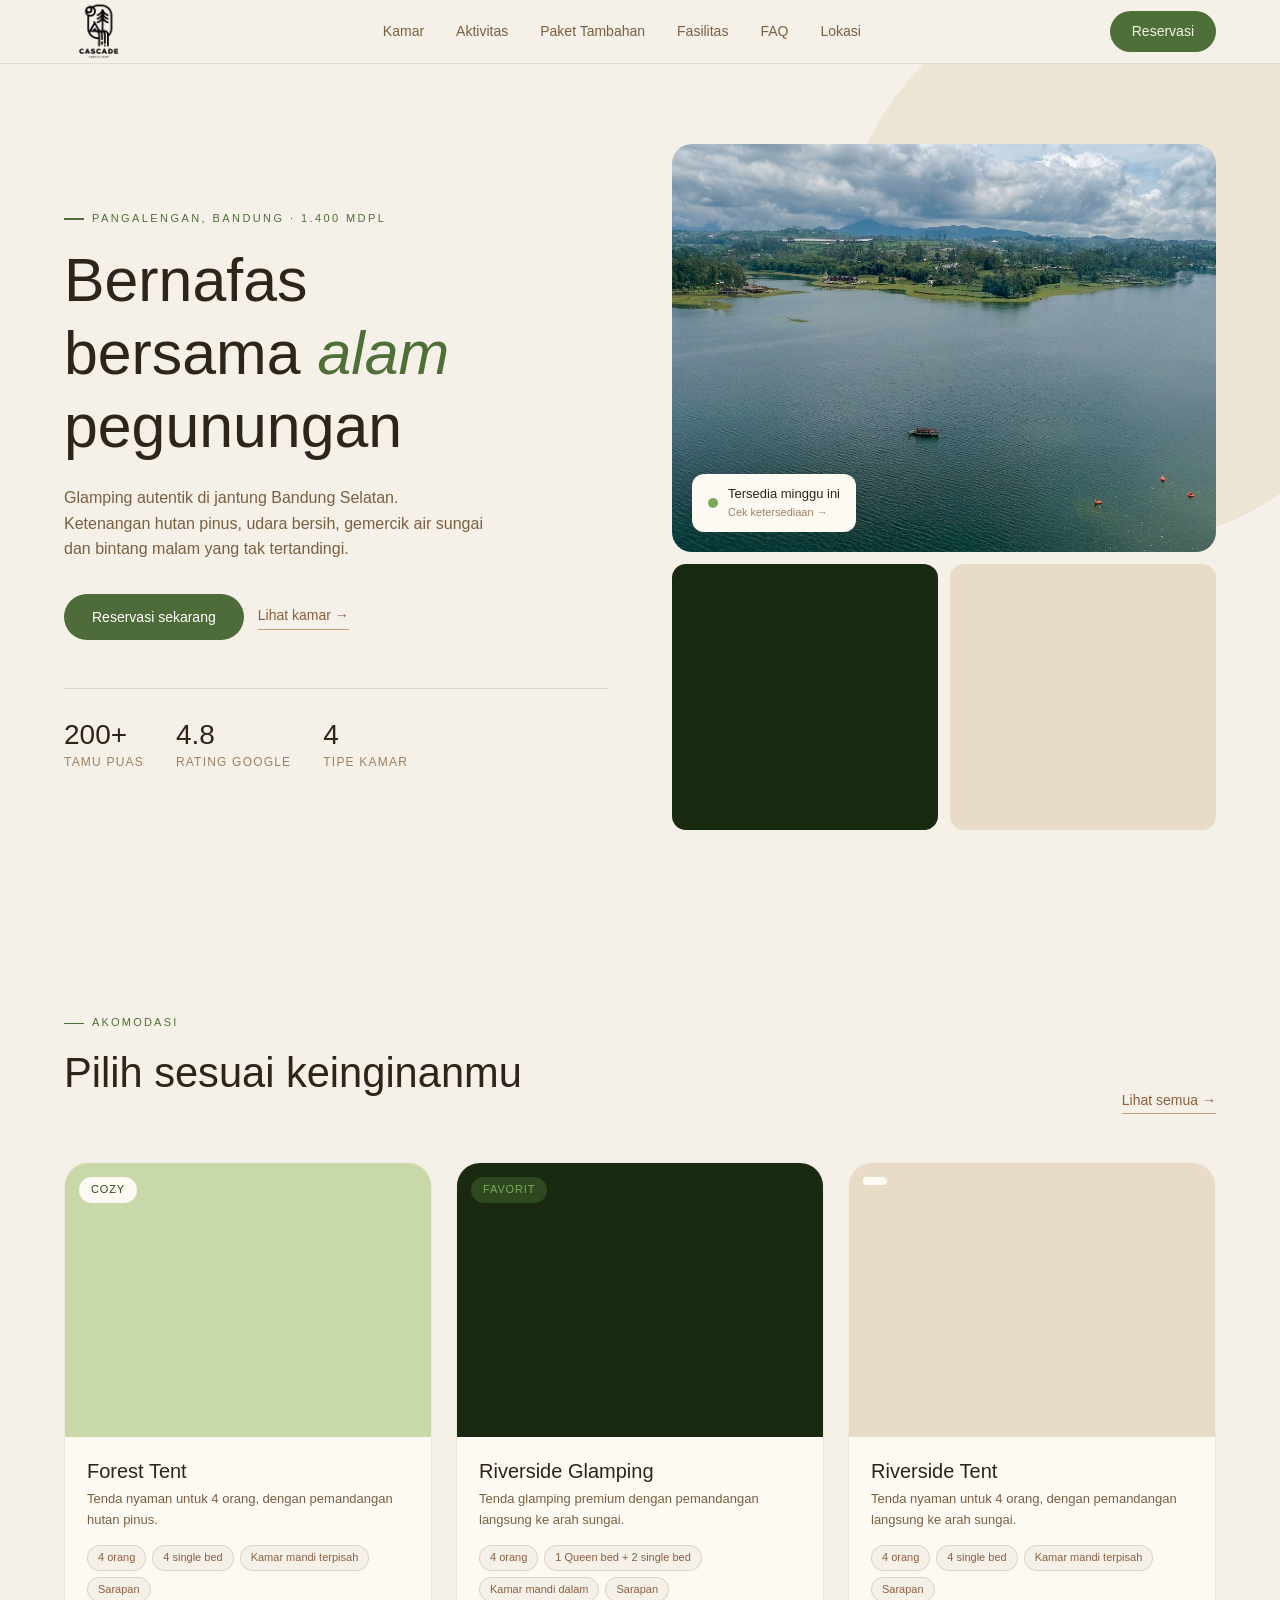
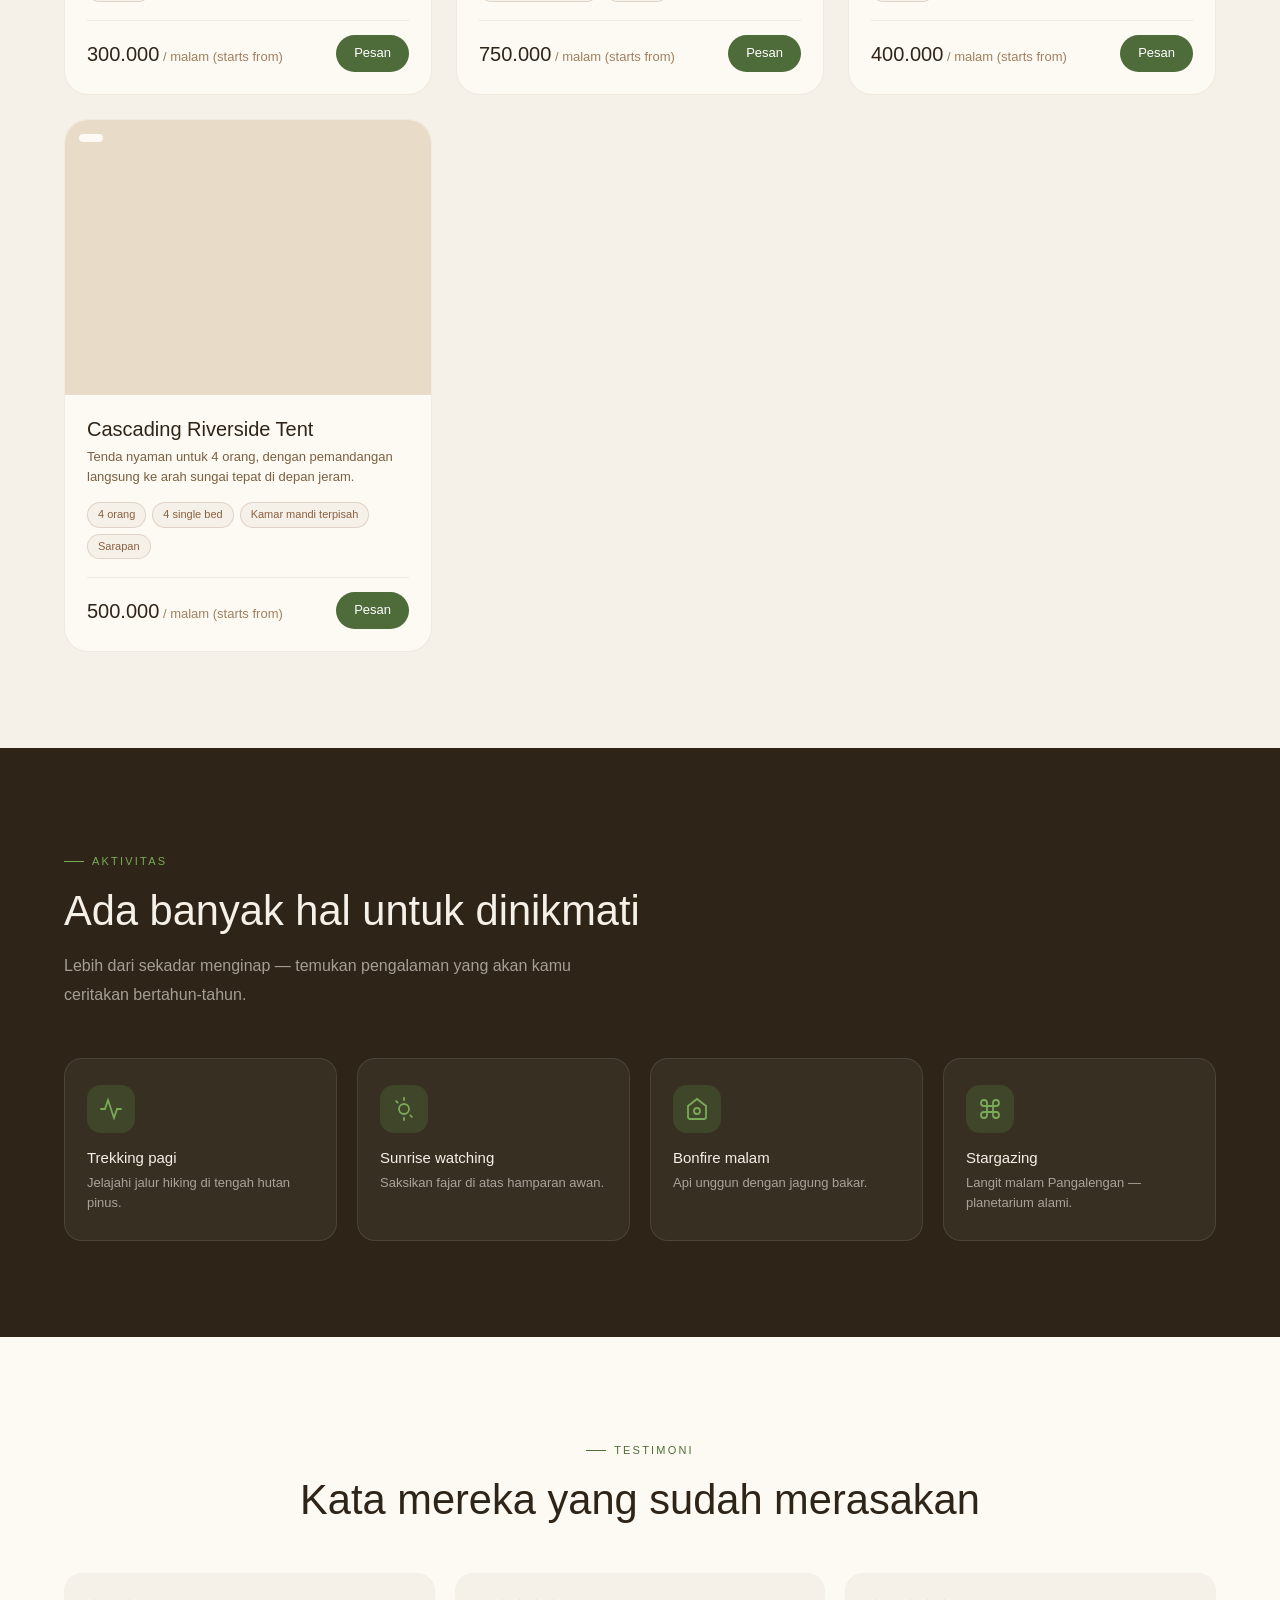
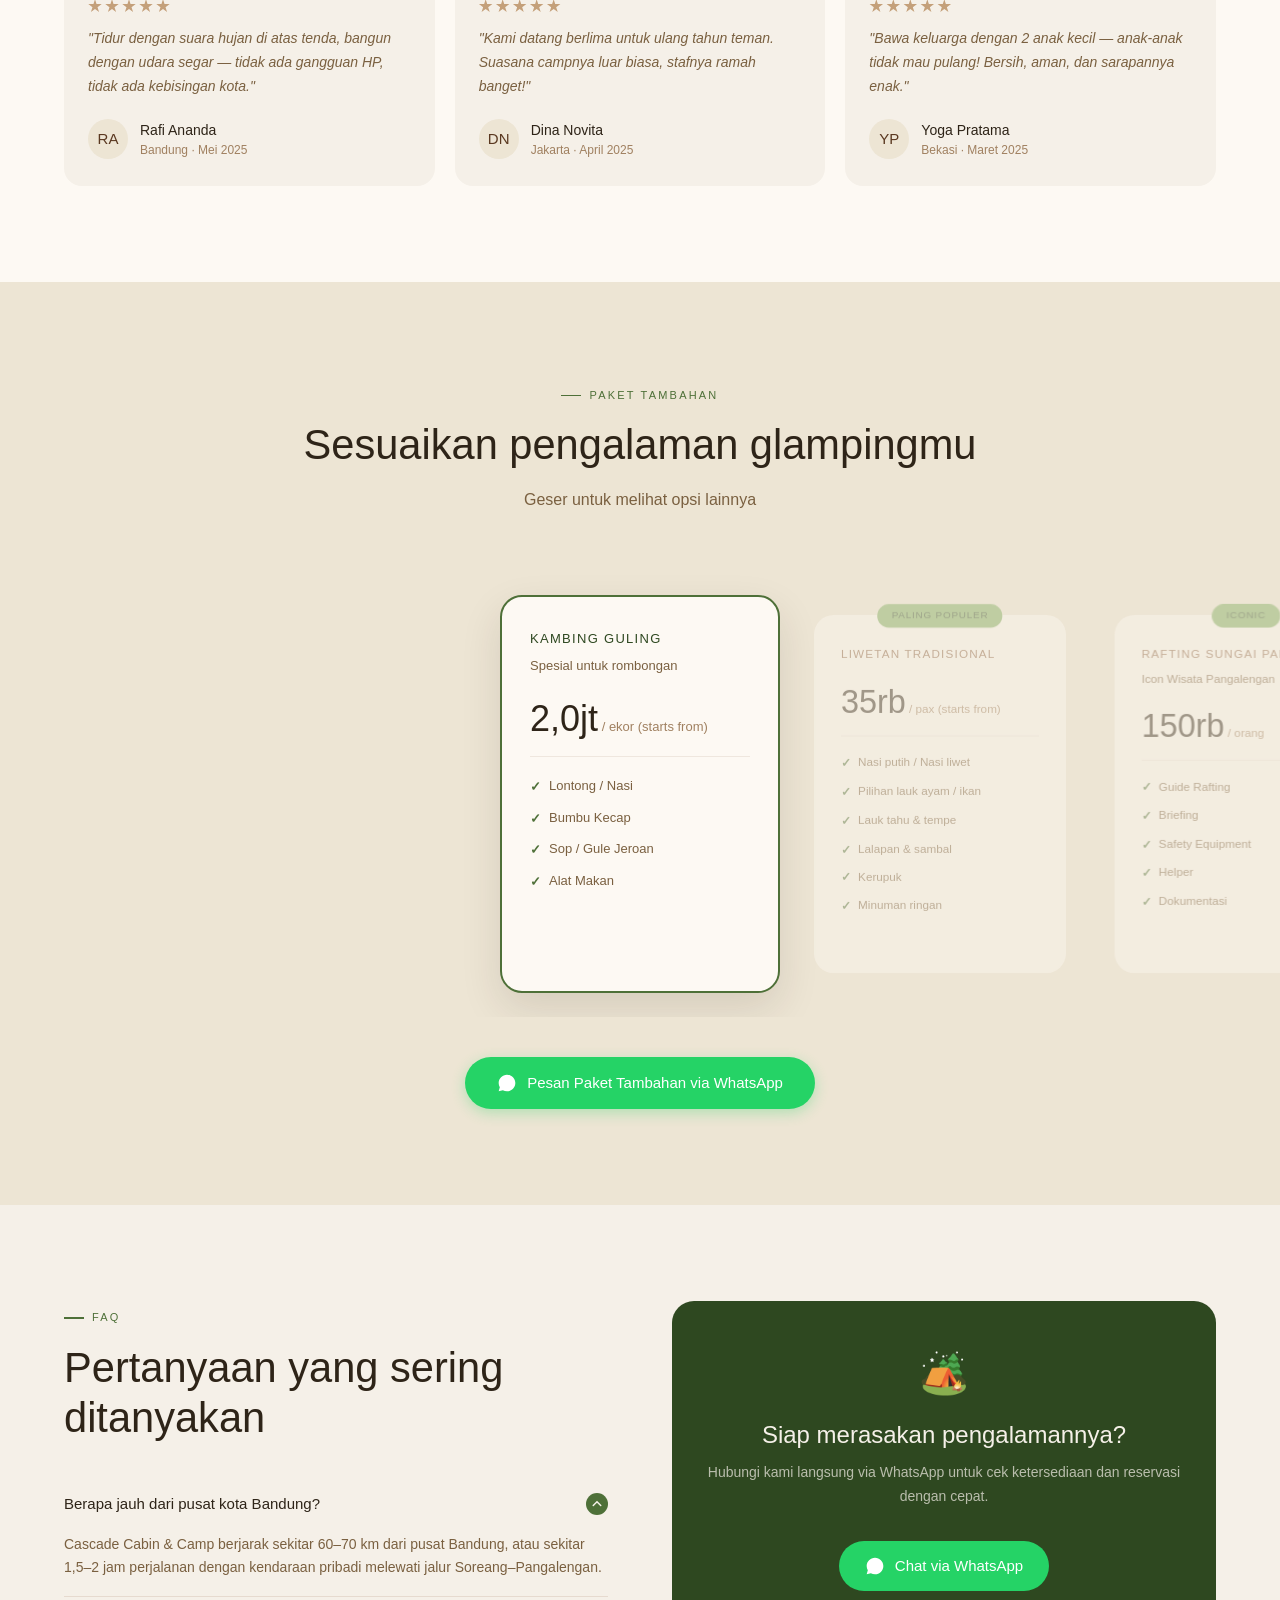
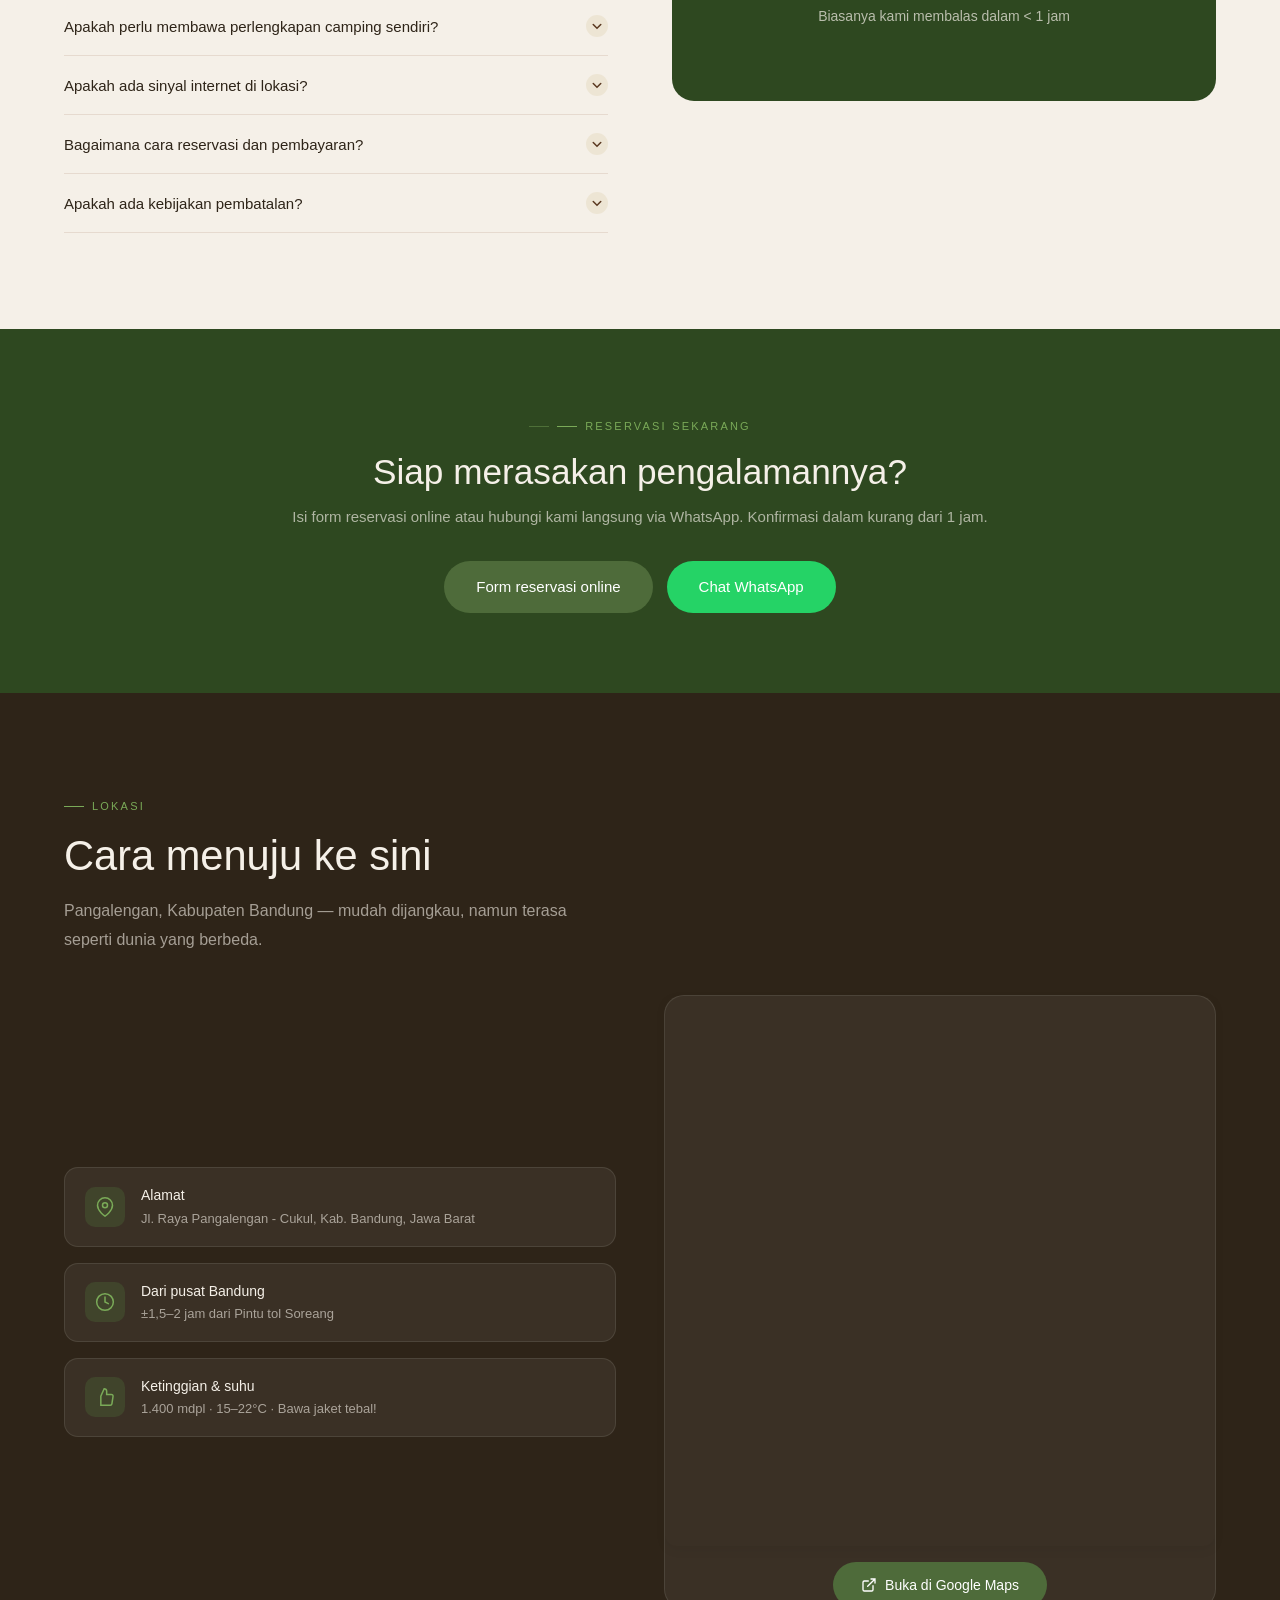
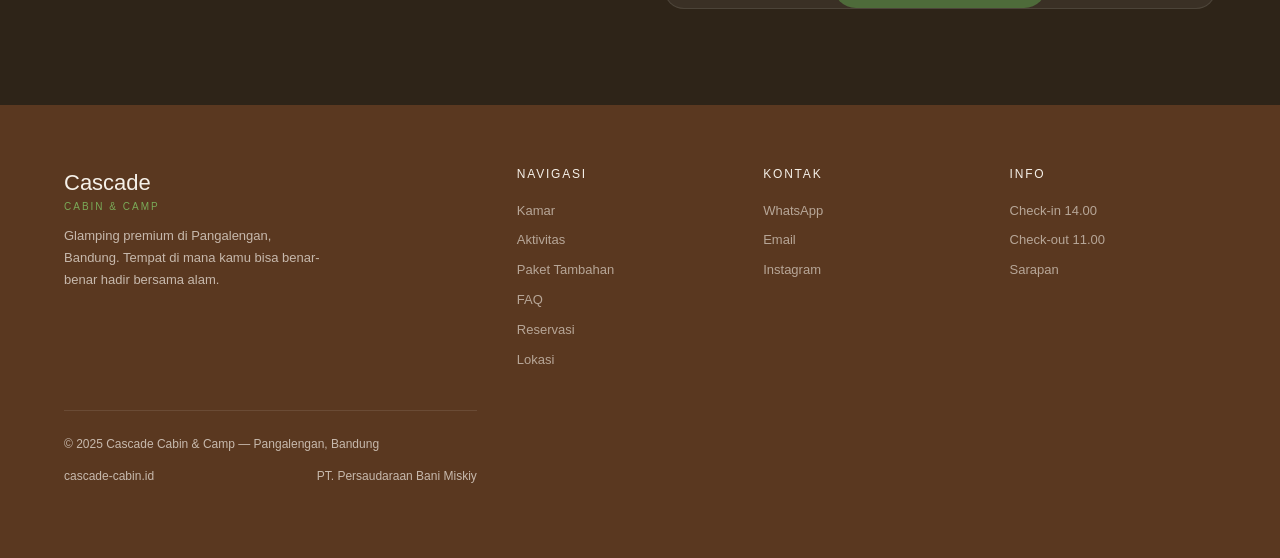
<file: cascade-fixed/index.html>
<!DOCTYPE html>
<html lang="id">
<head>
<meta charset="UTF-8">
<meta name="viewport" content="width=device-width, initial-scale=1.0">
<meta name="description" content="Cascade Cabin & Camp — Glamping premium di Pangalengan, Bandung. Nikmati alam pegunungan dengan fasilitas lengkap.">
<!-- Open Graph / WhatsApp Preview -->
<meta property="og:type" content="website">
<meta property="og:url" content="https://cascade-cabin.id/"> <!-- Ganti dengan domain asli Anda nanti -->
<meta property="og:title" content="Cascade Cabin & Camp — Glamping Pangalengan">
<meta property="og:description" content="Glamping premium di Pangalengan, Bandung. Nikmati alam pegunungan dengan fasilitas lengkap.">
<meta property="og:image" content="https://cascade-cabin.id/assets/images/image1.png"> <!-- Ganti dengan URL absolut gambar andalan Anda -->
<title>Cascade Cabin &amp; Camp — Glamping Pangalengan</title>
<link rel="stylesheet" href="assets/css/style.css">
<style>
/* Page-specific styles only — shared styles are in assets/css/style.css */

/* ── HERO ── */
.hero {
  min-height: 92vh;
  display: grid;
  grid-template-columns: 1fr 1fr;
  align-items: center;
  padding: 80px 5vw;
  gap: 4rem;
  position: relative;
  overflow: hidden;
}
.hero::before {
  content: '';
  position: absolute;
  right: -120px; top: -80px;
  width: 560px; height: 560px;
  border-radius: 50%;
  background: var(--cream-dark);
}
.hero-text { position: relative; z-index: 1; }
.hero h1 { font-size: clamp(2.4rem, 5vw, 3.8rem); color: var(--earth); margin: 1rem 0 1.4rem; }
.hero h1 em { color: var(--moss); font-style: italic; }
.hero-stats { display: flex; gap: 32px; margin-top: 3rem; padding-top: 2rem; border-top: 1px solid rgba(139,96,64,0.18); }
.hero-visual { position: relative; z-index: 1; display: flex; flex-direction: column; gap: 12px; }
.hero-img-main { width: 100%; aspect-ratio: 4/3; background: var(--cream-dark); border-radius: 20px; overflow: hidden; position: relative; }
.hero-img-row { display: grid; grid-template-columns: 1fr 1fr; gap: 12px; }
.hero-img-sm { aspect-ratio: 1; background: var(--cream-dark); border-radius: 14px; overflow: hidden; }
.hero-badge { position: absolute; bottom: 20px; left: 20px; background: var(--white); border-radius: 12px; padding: 10px 16px; display: flex; align-items: center; gap: 10px; font-size: 13px; box-shadow: 0 2px 16px rgba(46,36,24,0.12); }
.badge-dot { width: 10px; height: 10px; border-radius: 50%; background: var(--moss-light); flex-shrink: 0; }

/* ── ROOMS ── */
.rooms { background: var(--cream); }
.rooms-grid { display: grid; grid-template-columns: repeat(3, 1fr); gap: 24px; }
.room-img { aspect-ratio: 4/3; background: var(--cream-dark); position: relative; overflow: hidden; }
.room-tag { position: absolute; top: 14px; left: 14px; background: var(--white); color: var(--moss-dark); font-size: 11px; font-weight: 500; letter-spacing: 0.08em; padding: 4px 12px; border-radius: var(--radius-pill); text-transform: uppercase; }
.room-body { padding: 22px; }
.room-body h3 { font-size: 20px; color: var(--earth); margin-bottom: 6px; }
.room-body p { font-size: 13px; color: var(--text-soft); margin-bottom: 14px; line-height: 1.6; }
.room-amenities { display: flex; flex-wrap: wrap; gap: 6px; margin-bottom: 18px; }
.room-footer { display: flex; align-items: center; justify-content: space-between; padding-top: 14px; border-top: 1px solid rgba(139,96,64,0.1); }
.room-price { font-size: 13px; color: var(--text-muted); }
.room-price strong { font-size: 20px; color: var(--earth); font-family: var(--font-display); font-weight: 400; }

/* ── ACTIVITIES ── */
.activities { background: var(--earth); }
.activities .section-label { color: var(--moss-light); }
.activities .section-label::before { background: var(--moss-light); }
.activities .section-title { color: var(--cream); }
.activities .section-desc { color: rgba(245,240,232,0.6); }
.act-grid { display: grid; grid-template-columns: repeat(4,1fr); gap: 20px; margin-top: 3rem; }
.act-card { background: rgba(255,255,255,0.05); border: 1px solid rgba(245,240,232,0.1); border-radius: 18px; padding: 26px 22px; transition: background .2s; }
.act-card:hover { background: rgba(255,255,255,0.09); }
.act-icon { width: 48px; height: 48px; background: rgba(78,112,56,0.35); border-radius: 14px; display: flex; align-items: center; justify-content: center; margin-bottom: 16px; }
.act-card h4 { font-family: var(--font-body); font-size: 15px; font-weight: 500; color: var(--cream); margin-bottom: 6px; }
.act-card p { font-size: 13px; color: rgba(245,240,232,0.6); line-height: 1.6; }

/* ── TESTIMONIALS ── */
.testimonials { background: var(--white); }
.testi-grid { display: grid; grid-template-columns: repeat(3,1fr); gap: 20px; margin-top: 3rem; }
.testi-card { background: var(--cream); border-radius: 18px; padding: 26px 24px; }
.testi-stars { display: flex; gap: 3px; margin-bottom: 14px; }
.star { width: 14px; height: 14px; background: var(--bark-light); clip-path: polygon(50% 0%,61% 35%,98% 35%,68% 57%,79% 91%,50% 70%,21% 91%,32% 57%,2% 35%,39% 35%); }
.testi-text { font-size: 14px; color: var(--text-soft); line-height: 1.7; margin-bottom: 20px; font-style: italic; font-family: var(--font-display); }
.testi-author { display: flex; align-items: center; gap: 12px; }
.testi-avatar { width: 40px; height: 40px; border-radius: 50%; background: var(--cream-dark); display: flex; align-items: center; justify-content: center; font-family: var(--font-display); font-size: 15px; color: var(--bark-dark); }
.testi-name { font-size: 14px; font-weight: 500; color: var(--earth); }
.testi-from { font-size: 12px; color: var(--text-muted); }

/* ── PRICING ── */
.pricing { background: var(--cream-dark); }
.pricing-grid { display: grid; grid-template-columns: repeat(3,1fr); gap: 20px; margin-top: 3rem; }
.price-card { background: var(--white); border-radius: 22px; padding: 32px 28px; border: 1.5px solid rgba(139,96,64,0.12); position: relative; }
.price-card.featured { background: var(--moss-dark); border-color: transparent; }
.price-card.featured .price-name  { color: var(--cream); }
.price-card.featured .price-desc  { color: rgba(245,240,232,0.65); }
.price-card.featured .price-num   { color: var(--cream); }
.price-card.featured .price-per   { color: rgba(245,240,232,0.65); }
.price-card.featured .price-list li { color: rgba(245,240,232,0.8); }
.price-card.featured .price-list li::before { color: var(--moss-light); }
.price-card.featured .price-divider { background: rgba(245,240,232,0.12); }
.price-card.featured .price-btn { background: var(--cream); color: var(--moss-dark); }
.price-card.featured .price-btn:hover { background: var(--cream-dark); }
.price-pop-label { position: absolute; top: -14px; left: 50%; transform: translateX(-50%); background: var(--moss-light); color: var(--moss-dark); font-size: 11px; font-weight: 500; padding: 4px 16px; border-radius: 99px; letter-spacing: 0.08em; text-transform: uppercase; white-space: nowrap; }
.price-name { font-size: 13px; font-weight: 500; color: var(--bark); letter-spacing: 0.1em; text-transform: uppercase; margin-bottom: 6px; }
.price-desc { font-size: 13px; color: var(--text-soft); margin-bottom: 1.5rem; }
.price-num  { font-family: var(--font-display); font-size: 36px; color: var(--earth); font-weight: 400; line-height: 1; }
.price-per  { font-size: 13px; color: var(--text-muted); }
.price-divider { height: 1px; background: rgba(139,96,64,0.12); margin: 1.2rem 0; }
.price-list { list-style: none; display: flex; flex-direction: column; gap: 10px; margin-bottom: 1.8rem; }
.price-list li { font-size: 13px; color: var(--text-soft); display: flex; align-items: flex-start; gap: 8px; }
.price-list li::before { content: '✓'; color: var(--moss); font-weight: 700; flex-shrink: 0; margin-top: 1px; }
.price-btn { display: block; text-align: center; background: var(--moss); color: var(--cream); padding: 12px 24px; border-radius: var(--radius-pill); font-size: 14px; font-weight: 500; transition: background var(--transition); }
.price-btn:hover { background: var(--moss-dark); color: var(--cream); }

/* ── FAQ ── */
.faq { background: var(--cream); }
.faq-layout { display: grid; grid-template-columns: 1fr 1fr; gap: 64px; align-items: start; }
.faq-list { display: flex; flex-direction: column; }
.faq-item { border-bottom: 1px solid rgba(139,96,64,0.15); }
.faq-q { width: 100%; background: none; border: none; text-align: left; padding: 18px 0; font-family: var(--font-body); font-size: 15px; font-weight: 500; color: var(--earth); cursor: pointer; display: flex; justify-content: space-between; align-items: center; gap: 16px; transition: color var(--transition); }
.faq-q:hover { color: var(--moss); }
.faq-arrow { width: 22px; height: 22px; border-radius: 50%; background: var(--cream-dark); display: flex; align-items: center; justify-content: center; flex-shrink: 0; transition: transform 0.25s, background 0.2s; }
.faq-item.open .faq-arrow { transform: rotate(180deg); background: var(--moss); }
.faq-item.open .faq-arrow svg path { stroke: var(--cream); }
.faq-a { font-size: 14px; color: var(--text-soft); line-height: 1.7; max-height: 0; overflow: hidden; transition: max-height 0.3s ease, padding-bottom 0.3s; }
.faq-item.open .faq-a { max-height: 200px; padding-bottom: 16px; }
.faq-cta-box { background: var(--moss-dark); border-radius: 22px; padding: 40px 32px; color: var(--cream); text-align: center; position: sticky; top: 80px; }
.faq-cta-box h3 { font-size: 24px; color: var(--cream); margin-bottom: 12px; }
.faq-cta-box p { font-size: 14px; color: rgba(245,240,232,0.7); margin-bottom: 2rem; line-height: 1.7; }
.faq-cta-note { font-size: 12px; color: rgba(245,240,232,0.45); margin-top: 14px; }

/* ── CTA BOOKING ── */
.cta-booking { background: var(--moss-dark); padding: 80px 5vw; text-align: center; }
.cta-booking h2 { font-size: 2.2rem; color: var(--cream); margin-bottom: 12px; }
.cta-booking p { font-size: 15px; color: rgba(245,240,232,0.65); margin-bottom: 2rem; }

/* ── LOCATION ── */
.location { background: var(--earth); }
.location .section-label { color: var(--moss-light); }
.location .section-label::before { background: var(--moss-light); }
.location .section-title { color: var(--cream); }
.location .section-desc { color: rgba(245,240,232,0.6); }
.loc-grid { display: grid; grid-template-columns: 1fr 1fr; gap: 48px; align-items: center; margin-top: 2.5rem; }
.loc-facts { display: flex; flex-direction: column; gap: 16px; }
.loc-fact { display: flex; align-items: center; gap: 16px; padding: 16px 20px; background: rgba(255,255,255,0.06); border-radius: 14px; border: 1px solid rgba(245,240,232,0.1); }
.loc-fact-icon { width: 40px; height: 40px; background: rgba(78,112,56,0.3); border-radius: 10px; display: flex; align-items: center; justify-content: center; flex-shrink: 0; }
.loc-fact h5 { font-family: var(--font-body); font-size: 14px; font-weight: 500; color: var(--cream); margin-bottom: 2px; }
.loc-fact p { font-size: 13px; color: rgba(245,240,232,0.6); }
.loc-map { aspect-ratio: 1; background: rgba(255,255,255,0.06); border-radius: 20px; border: 1px solid rgba(245,240,232,0.1); display: flex; align-items: center; justify-content: center; }

@media (max-width: 900px) {
  .hero { grid-template-columns: 1fr; }
  .hero-visual, .hero::before { display: none; }
  .rooms-grid, .testi-grid, .pricing-grid { grid-template-columns: 1fr; }
  .act-grid { grid-template-columns: 1fr 1fr; }
  .loc-grid, .faq-layout { grid-template-columns: 1fr; }
  .faq-cta-box { position: static; }
}
@media (max-width: 600px) { .act-grid { grid-template-columns: 1fr; } }
</style>
</head>
<body>

<!-- NAV -->
<nav class="nav">
	<a href="index.html" class="logo">
  <img src="assets/img/logoHitam.png" alt="Cascade Cabin & Camp" style="height: 70px; width: auto; object-fit: fill;">
  </a>
  <ul class="nav-links">
    <li><a href="#kamar">Kamar</a></li>
    <li><a href="#aktivitas">Aktivitas</a></li>
    <li><a href="#paket">Paket Tambahan</a></li>
	<li><a href="fasilitas">Fasilitas</a></li>
    <li><a href="#faq">FAQ</a></li>
    <li><a href="#lokasi">Lokasi</a></li>
  </ul>
  <a href="booking.html" class="nav-cta">Reservasi</a>
  <div class="nav-hamburger" aria-label="Menu">
    <span></span><span></span><span></span>
  </div>
</nav>
<div class="nav-mobile">
  <a href="#kamar">Kamar</a>
  <a href="#aktivitas">Aktivitas</a>
  <a href="#paket">Paket Tambahan</a>
  <a href="#fasilits">Fasilitas</a>
  <a href="#faq">FAQ</a>
  <a href="#lokasi">Lokasi</a>
  <a href="booking.html" class="btn btn-primary" style="margin-top:8px;">Reservasi sekarang</a>
</div>

<!-- HERO -->
<section class="hero">
  <div class="hero-text" data-fade>
    <div class="eyebrow">Pangalengan, Bandung · 1.400 mdpl</div>
    <h1>Bernafas<br>bersama <em>alam</em><br>pegunungan</h1>
    <p class="text-soft" style="max-width:420px;margin-bottom:2rem;">Glamping autentik di jantung Bandung Selatan. Ketenangan hutan pinus, udara bersih, gemercik air sungai dan bintang malam yang tak tertandingi.</p>
    <div style="display:flex;gap:14px;align-items:center;flex-wrap:wrap;">
      <a href="booking.html" class="btn btn-primary">Reservasi sekarang</a>
      <a href="#kamar" class="btn btn-secondary">Lihat kamar →</a>
    </div>
    <div class="hero-stats">
      <div><div class="stat-num">200+</div><div class="stat-label">Tamu puas</div></div>
      <div><div class="stat-num">4.8</div><div class="stat-label">Rating Google</div></div>
      <div><div class="stat-num">4</div><div class="stat-label">Tipe kamar</div></div>
    </div>
  </div>
  <div class="hero-visual">
    <div class="hero-img-main">
      <img src="assets/images/image1.png" alt="Cascade Cabin" class="hero-img">
      </img>
      <div class="hero-badge">
        <div class="badge-dot"></div>
        <div>
          <div style="font-weight:500;font-size:13px;color:var(--earth)">Tersedia minggu ini</div>
          <div style="font-size:11px;color:var(--text-muted)">Cek ketersediaan →</div>
        </div>
      </div>
    </div>
    <div class="hero-img-row">
      <div class="hero-img-sm" style="background:#1a2a10;"></div>
      <div class="hero-img-sm" style="background:#e8dcc8;"></div>
    </div>
  </div>
</section>

<!-- ROOMS -->
<section class="section rooms" id="kamar">
  <div style="display:flex;justify-content:space-between;align-items:flex-end;margin-bottom:3rem;">
    <div>
      <div class="section-label">Akomodasi</div>
      <h2 class="section-title">Pilih sesuai keinginanmu</h2>
    </div>
    <a href="booking.html" class="btn btn-secondary">Lihat semua →</a>
  </div>
  <div class="rooms-grid">
    <div class="card" data-fade>
      <div class="room-img" style="background:#c8d8a8;"><div class="room-tag">Cozy</div></div>
      <div class="room-body">
        <h3>Forest Tent</h3>
        <p>Tenda nyaman untuk 4 orang, dengan pemandangan hutan pinus.</p>
        <div class="room-amenities">
          <span class="amenity">4 orang</span><span class="amenity">4 single bed</span>
          <span class="amenity">Kamar mandi terpisah</span><span class="amenity">Sarapan</span>
        </div>
        <div class="room-footer">
          <div class="room-price"><strong>300.000</strong> / malam (starts from)</div>
          <a href="booking.html" class="btn btn-primary" style="padding:8px 18px;font-size:13px;">Pesan</a>
        </div>
      </div>
    </div>
    <div class="card" data-fade>
      <div class="room-img" style="background:#1a2a10;"><div class="room-tag" style="background:var(--moss-dark);color:var(--moss-light);">Favorit</div></div>
      <div class="room-body">
        <h3>Riverside Glamping</h3>
        <p>Tenda glamping premium dengan pemandangan langsung ke arah sungai.</p>
        <div class="room-amenities">
          <span class="amenity">4 orang</span><span class="amenity">1 Queen bed + 2 single bed</span>
          <span class="amenity">Kamar mandi dalam</span><span class="amenity">Sarapan</span>
        </div>
        <div class="room-footer">
          <div class="room-price"><strong>750.000</strong> / malam (starts from)</div>
          <a href="booking.html" class="btn btn-primary" style="padding:8px 18px;font-size:13px;">Pesan</a>
        </div>
      </div>
    </div>
    <div class="card" data-fade>
      <div class="room-img" style="background:#e8dcc8;"><div class="room-tag"></div></div>
      <div class="room-body">
        <h3>Riverside Tent</h3>
        <p>Tenda nyaman untuk 4 orang, dengan pemandangan langsung ke arah sungai.</p>
        <div class="room-amenities">
          <span class="amenity">4 orang</span><span class="amenity">4 single bed</span>
          <span class="amenity">Kamar mandi terpisah</span><span class="amenity">Sarapan</span>
        </div>
        <div class="room-footer">
          <div class="room-price"><strong>400.000</strong> / malam (starts from)</div>
          <a href="booking.html" class="btn btn-primary" style="padding:8px 18px;font-size:13px;">Pesan</a>
        </div>
      </div>
    </div>
	<div class="card" data-fade>
      <div class="room-img" style="background:#e8dcc8;"><div class="room-tag"></div></div>
      <div class="room-body">
        <h3>Cascading Riverside Tent</h3>
        <p>Tenda nyaman untuk 4 orang, dengan pemandangan langsung ke arah sungai tepat di depan jeram.</p>
        <div class="room-amenities">
          <span class="amenity">4 orang</span><span class="amenity">4 single bed</span>
          <span class="amenity">Kamar mandi terpisah</span><span class="amenity">Sarapan</span>
        </div>
        <div class="room-footer">
          <div class="room-price"><strong>500.000</strong> / malam (starts from)</div>
          <a href="booking.html" class="btn btn-primary" style="padding:8px 18px;font-size:13px;">Pesan</a>
        </div>
      </div>
    </div>
  </div>
</section>

<!-- ACTIVITIES -->
<section class="section activities" id="aktivitas">
  <div class="section-label">Aktivitas</div>
  <h2 class="section-title">Ada banyak hal untuk dinikmati</h2>
  <p class="section-desc">Lebih dari sekadar menginap — temukan pengalaman yang akan kamu ceritakan bertahun-tahun.</p>
  <div class="act-grid">
    <div class="act-card" data-fade>
      <div class="act-icon"><svg width="24" height="24" viewBox="0 0 24 24" fill="none" stroke="#7aaa58" stroke-width="1.8" stroke-linecap="round"><polyline points="22 12 18 12 15 21 9 3 6 12 2 12"/></svg></div>
      <h4>Trekking pagi</h4><p>Jelajahi jalur hiking di tengah hutan pinus.</p>
    </div>
    <div class="act-card" data-fade>
      <div class="act-icon"><svg width="24" height="24" viewBox="0 0 24 24" fill="none" stroke="#7aaa58" stroke-width="1.8" stroke-linecap="round"><circle cx="12" cy="12" r="5"/><line x1="12" y1="1" x2="12" y2="3"/><line x1="12" y1="21" x2="12" y2="23"/><line x1="4.22" y1="4.22" x2="5.64" y2="5.64"/><line x1="18.36" y1="18.36" x2="19.78" y2="19.78"/></svg></div>
      <h4>Sunrise watching</h4><p>Saksikan fajar di atas hamparan awan.</p>
    </div>
    <div class="act-card" data-fade>
      <div class="act-icon"><svg width="24" height="24" viewBox="0 0 24 24" fill="none" stroke="#7aaa58" stroke-width="1.8" stroke-linecap="round"><path d="M3 9l9-7 9 7v11a2 2 0 01-2 2H5a2 2 0 01-2-2V9z"/><circle cx="12" cy="14" r="3"/></svg></div>
      <h4>Bonfire malam</h4><p>Api unggun dengan jagung bakar.</p>
    </div>
    <div class="act-card" data-fade>
      <div class="act-icon"><svg width="24" height="24" viewBox="0 0 24 24" fill="none" stroke="#7aaa58" stroke-width="1.8" stroke-linecap="round"><path d="M18 3a3 3 0 00-3 3v12a3 3 0 003 3 3 3 0 003-3 3 3 0 00-3-3H6a3 3 0 00-3 3 3 3 0 003 3 3 3 0 003-3V6a3 3 0 00-3-3 3 3 0 00-3 3 3 3 0 003 3h12a3 3 0 003-3 3 3 0 00-3-3z"/></svg></div>
      <h4>Stargazing</h4><p>Langit malam Pangalengan — planetarium alami.</p>
    </div>
  </div>
</section>

<!-- TESTIMONIALS -->
<section class="section testimonials">
  <div class="text-center" style="margin-bottom:0;">
    <div class="section-label" style="justify-content:center;">Testimoni</div>
    <h2 class="section-title">Kata mereka yang sudah merasakan</h2>
  </div>
  <div class="testi-grid">
    <div class="testi-card" data-fade>
      <div class="testi-stars"><div class="star"></div><div class="star"></div><div class="star"></div><div class="star"></div><div class="star"></div></div>
      <p class="testi-text">"Tidur dengan suara hujan di atas tenda, bangun dengan udara segar — tidak ada gangguan HP, tidak ada kebisingan kota."</p>
      <div class="testi-author"><div class="testi-avatar">RA</div><div><div class="testi-name">Rafi Ananda</div><div class="testi-from">Bandung · Mei 2025</div></div></div>
    </div>
    <div class="testi-card" data-fade>
      <div class="testi-stars"><div class="star"></div><div class="star"></div><div class="star"></div><div class="star"></div><div class="star"></div></div>
      <p class="testi-text">"Kami datang berlima untuk ulang tahun teman. Suasana campnya luar biasa, stafnya ramah banget!"</p>
      <div class="testi-author"><div class="testi-avatar">DN</div><div><div class="testi-name">Dina Novita</div><div class="testi-from">Jakarta · April 2025</div></div></div>
    </div>
    <div class="testi-card" data-fade>
      <div class="testi-stars"><div class="star"></div><div class="star"></div><div class="star"></div><div class="star"></div><div class="star"></div></div>
      <p class="testi-text">"Bawa keluarga dengan 2 anak kecil — anak-anak tidak mau pulang! Bersih, aman, dan sarapannya enak."</p>
      <div class="testi-author"><div class="testi-avatar">YP</div><div><div class="testi-name">Yoga Pratama</div><div class="testi-from">Bekasi · Maret 2025</div></div></div>
    </div>
  </div>
</section>

<!-- PRICING -->
<section class="section pricing" id="paket" style="padding-left: 0; padding-right: 0; overflow: hidden;">
  <div class="text-center" style="margin-bottom:0; padding: 0 5vw;">
    <div class="section-label" style="justify-content:center;">Paket Tambahan</div>
    <h2 class="section-title">Sesuaikan pengalaman glampingmu</h2>
    <p class="section-desc" style="margin:0 auto;">Geser untuk melihat opsi lainnya</p>
  </div>
	<div id="pricing-scroll-addon" style="margin-top: 3rem;">
    <div class="carousel-spacer"></div>
	
      <div class="price-card" data-pkg="Kambing Guling">
      <div class="price-name">Kambing Guling</div>
      <div class="price-desc">Spesial untuk rombongan</div>
      <div class="price-num">2,0jt<span class="price-per"> / ekor (starts from)</span></div>
      <div class="price-divider"></div>
      <ul class="price-list">
        <li>Lontong / Nasi</li>
		<li>Bumbu Kecap</li>
        <li>Sop / Gule Jeroan</li>
        <li>Alat Makan</li>
      </ul>
     </div>

    <div class="price-card" data-pkg="Liwetan Sunda">
      <div class="price-pop-label">Paling populer</div>
      <div class="price-name">Liwetan Tradisional</div>
      <div class="price-desc"></div>
      <div class="price-num">35rb<span class="price-per"> / pax (starts from)</span></div>
      <div class="price-divider"></div>
      <ul class="price-list">
        <li>Nasi putih / Nasi liwet</li>
        <li>Pilihan lauk ayam / ikan</li>
		<li>Lauk tahu &amp; tempe</li>
        <li>Lalapan &amp; sambal</li>
        <li>Kerupuk</li>
		<li>Minuman ringan</li>
      </ul>
     </div>
		
	<div class="price-card" data-pkg="Rafting Sungai">
	  <div class="price-pop-label">Iconic</div>
      <div class="price-name">Rafting Sungai Palayangan</div>
      <div class="price-desc">Icon Wisata Pangalengan</div>
      <div class="price-num">150rb<span class="price-per"> / orang</span></div>
      <div class="price-divider"></div>
      <ul class="price-list">
        <li>Guide Rafting</li>
        <li>Briefing</li>
        <li>Safety Equipment</li>
		<li>Helper</li>
		<li>Dokumentasi</li>
      </ul>
    </div>
		
	<div class="price-card" data-pkg="Fun Game">
	  <div class="price-name">Team Bonding</div>
      <div class="price-desc">Melatih teamwork</div>
      <div class="price-num">35rb<span class="price-per"> / orang</span></div>
      <div class="price-divider"></div>
      <ul class="price-list">
        <li>Guide</li>
        <li>Equipment</li>
		<li>Dokumentasi</li>
      </ul>
    </div>

    <div class="price-card" data-pkg="Prasmanan">
      <div class="price-name">Prasmanan Internasional</div>
      <div class="price-desc">Minimum 20 pax</div>
      <div class="price-num">30rb<span class="price-per"> / pax (starts from)</span></div>
      <div class="price-divider"></div>
      <ul class="price-list">
        <li>Nasi putih / Nasi goreng</li>
        <li>Pilihan lauk ayam / daging</li>
        <li>Sayuran</li>
        <li>Buah potong</li>
        <li>Koordinasi event tersedia</li>
      </ul>
    </div>
	
	<div class="price-card" data-pkg="BBQ Grill Set">
      <div class="price-name">BBQ Grill Set</div>
      <div class="price-desc">Peralatan &amp; bahan siap panggang</div>
      <div class="price-num">150rb<span class="price-per"> / set</span></div>
      <div class="price-divider"></div>
      <ul class="price-list">
        <li>Panggangan &amp; Arang</li>
        <li>Daging Slice &amp; Sosis</li>
        <li>Saus BBQ &amp; Alat Capitan</li>
      </ul>
    </div>
	
	<div class="carousel-spacer"></div>
  </div>

  <!-- Tombol CTA Utama -->
  <div style="text-align: center; margin-top: 40px; padding: 0 5vw;" data-fade>
      <a href="#" onclick="pesanPaket(); return false;" class="btn btn-wa" style="display:inline-flex;align-items:center;gap:10px;padding:14px 32px;font-size:15px;box-shadow: 0 4px 14px rgba(37, 211, 102, 0.3);">
  <svg viewBox="0 0 24 24" width="20" height="20" fill="white"><path d="M12 2C6.48 2 2 6.48 2 12c0 1.85.5 3.58 1.38 5.06L2 22l5.05-1.36C8.44 21.51 10.18 22 12 22c5.52 0 10-4.48 10-10S17.52 2 12 2z"/></svg>
  Pesan Paket Tambahan via WhatsApp
</a>    
  </div>
</section>

<!-- FAQ -->
<section class="section faq" id="faq">
  <div class="faq-layout">
    <div>
      <div class="section-label">FAQ</div>
      <h2 class="section-title" style="margin-bottom:2rem;">Pertanyaan yang sering ditanyakan</h2>
      <div class="faq-list">

        <div class="faq-item open">
          <button class="faq-q" onclick="toggleFaq(this)">
            Berapa jauh dari pusat kota Bandung?
            <div class="faq-arrow"><svg viewBox="0 0 16 16" width="12" height="12" fill="none" stroke="#5a3820" stroke-width="2" stroke-linecap="round"><path d="M3 6l5 5 5-5"/></svg></div>
          </button>
          <div class="faq-a">Cascade Cabin &amp; Camp berjarak sekitar 60–70 km dari pusat Bandung, atau sekitar 1,5–2 jam perjalanan dengan kendaraan pribadi melewati jalur Soreang–Pangalengan.</div>
        </div>

        <div class="faq-item">
          <button class="faq-q" onclick="toggleFaq(this)">
            Apakah perlu membawa perlengkapan camping sendiri?
            <div class="faq-arrow"><svg viewBox="0 0 16 16" width="12" height="12" fill="none" stroke="#5a3820" stroke-width="2" stroke-linecap="round"><path d="M3 6l5 5 5-5"/></svg></div>
          </button>
          <div class="faq-a">Tidak perlu! Semua perlengkapan dasar (kasur, bantal, selimut tebal, lampu) sudah tersedia. Cukup bawa pakaian hangat karena suhu malam bisa turun hingga 15°C. Bahkan kami menyediakan air minum beserta dispenser air panas gratis.</div>
        </div>

        <div class="faq-item">
          <button class="faq-q" onclick="toggleFaq(this)">
            Apakah ada sinyal internet di lokasi?
            <div class="faq-arrow"><svg viewBox="0 0 16 16" width="12" height="12" fill="none" stroke="#5a3820" stroke-width="2" stroke-linecap="round"><path d="M3 6l5 5 5-5"/></svg></div>
          </button>
          <div class="faq-a">Kami menyediakan jaringan internet dengan WiFi di lokasi. Rekomendasi kami adalah tadabbur dan nikmati alam di sana!</div>
        </div>

        <div class="faq-item">
          <button class="faq-q" onclick="toggleFaq(this)">
            Bagaimana cara reservasi dan pembayaran?
            <div class="faq-arrow"><svg viewBox="0 0 16 16" width="12" height="12" fill="none" stroke="#5a3820" stroke-width="2" stroke-linecap="round"><path d="M3 6l5 5 5-5"/></svg></div>
          </button>
          <div class="faq-a">Reservasi lewat form online atau WhatsApp. Konfirmasi booking dengan DP 50%, dan pelunasan saat check-in. Kami menerima transfer bank dan QRIS.</div>
        </div>

        <div class="faq-item">
          <button class="faq-q" onclick="toggleFaq(this)">
            Apakah ada kebijakan pembatalan?
            <div class="faq-arrow"><svg viewBox="0 0 16 16" width="12" height="12" fill="none" stroke="#5a3820" stroke-width="2" stroke-linecap="round"><path d="M3 6l5 5 5-5"/></svg></div>
          </button>
          <div class="faq-a">Pembatalan lebih dari 3 hari sebelum check-in: DP dikembalikan 50%. Kurang dari 3 hari: DP tidak dapat dikembalikan, namun tanggal bisa digeser sesuai ketersediaan.</div>
        </div>
        
      </div>
    </div>

    <div>
      <div class="faq-cta-box" id="booking-cta">
        <div style="font-size:40px;margin-bottom:16px;">🏕️</div>
        <h3>Siap merasakan pengalamannya?</h3>
        <p>Hubungi kami langsung via WhatsApp untuk cek ketersediaan dan reservasi dengan cepat.</p>
        <a href="https://wa.me/6281234567890?text=Halo%20Cascade%20Cabin%2C%20saya%20ingin%20informasi%20reservasi" class="btn btn-wa" target="_blank" style="display:inline-flex;align-items:center;gap:10px;padding:13px 26px;font-size:15px;">
          <svg viewBox="0 0 24 24" width="20" height="20" fill="white"><path d="M12 2C6.48 2 2 6.48 2 12c0 1.85.5 3.58 1.38 5.06L2 22l5.05-1.36C8.44 21.51 10.18 22 12 22c5.52 0 10-4.48 10-10S17.52 2 12 2z"/></svg>
          Chat via WhatsApp
        </a>
        <p class="faq-cta-note">Biasanya kami membalas dalam &lt; 1 jam</p>
      </div>
    </div>
  </div>
</section>

<!-- CTA -->
<section class="cta-booking" id="booking">
  <div class="section-label" style="justify-content:center;color:var(--moss-light);">
    <span style="background:var(--moss-light);height:1.5px;width:20px;display:block;"></span>
    Reservasi sekarang
  </div>
  <h2 data-fade>Siap merasakan pengalamannya?</h2>
  <p data-fade>Isi form reservasi online atau hubungi kami langsung via WhatsApp. Konfirmasi dalam kurang dari 1 jam.</p>
  <div style="display:flex;gap:14px;justify-content:center;flex-wrap:wrap;" data-fade>
    <a href="booking.html" class="btn btn-primary" style="padding:14px 32px;font-size:15px;">Form reservasi online</a>
    <a href="https://wa.me/6281234567890" class="btn btn-wa" target="_blank" style="padding:14px 32px;font-size:15px;">Chat WhatsApp</a>
  </div>
</section>

<!-- LOCATION -->
<section class="section location" id="lokasi">
  <div class="section-label">Lokasi</div>
  <h2 class="section-title">Cara menuju ke sini</h2>
  <p class="section-desc">Pangalengan, Kabupaten Bandung — mudah dijangkau, namun terasa seperti dunia yang berbeda.</p>
  <div class="loc-grid">
    <div class="loc-facts">
      <div class="loc-fact"><div class="loc-fact-icon"><svg width="20" height="20" viewBox="0 0 24 24" fill="none" stroke="#7aaa58" stroke-width="1.8" stroke-linecap="round"><path d="M21 10c0 7-9 13-9 13s-9-6-9-13a9 9 0 0118 0z"/><circle cx="12" cy="10" r="3"/></svg></div><div><h5>Alamat</h5><p>Jl. Raya Pangalengan - Cukul, Kab. Bandung, Jawa Barat</p></div></div>
      <div class="loc-fact"><div class="loc-fact-icon"><svg width="20" height="20" viewBox="0 0 24 24" fill="none" stroke="#7aaa58" stroke-width="1.8" stroke-linecap="round"><circle cx="12" cy="12" r="10"/><polyline points="12 6 12 12 16 14"/></svg></div><div><h5>Dari pusat Bandung</h5><p>±1,5–2 jam dari Pintu tol Soreang</p></div></div>
      <div class="loc-fact"><div class="loc-fact-icon"><svg width="20" height="20" viewBox="0 0 24 24" fill="none" stroke="#7aaa58" stroke-width="1.8" stroke-linecap="round"><path d="M14 9V5a3 3 0 00-3-3l-4 9v11h11.28a2 2 0 002-1.7l1.38-9a2 2 0 00-2-2.3H14z"/></svg></div><div><h5>Ketinggian &amp; suhu</h5><p>1.400 mdpl · 15–22°C · Bawa jaket tebal!</p></div></div>
    </div>
    
    <div class="loc-map" style="display: flex; flex-direction: column; gap: 16px;">
      <iframe 
        src="https://www.google.com/maps/embed?pb=!1m18!1m12!1m3!1d3958.4578047284267!2d107.54869989999999!3d-7.188487899999999!2m3!1f0!2f0!3f0!3m2!1i1024!2i768!4f13.1!3m3!1m2!1s0x2e689109a68ba60b%3A0xe3c1389262b1e747!2sCascade%20Cabin%20%26%20Camp!5e0!3m2!1sen!2sid!4v1778409697803!5m2!1sen!2sid"
		width="100%" 
        height="550" 
        style="border:0; border-radius: 12px; box-shadow: 0 4px 12px rgba(0,0,0,0.05);" 
        allowfullscreen="" 
        loading="lazy" 
        referrerpolicy="no-referrer-when-downgrade">
      </iframe>
      
      <a href="https://maps.app.goo.gl/S8Q5ZTw1eu5kKjFN6" target="_blank" class="btn btn-primary" style="margin:auto; display:inline-flex; align-items:center; gap:8px;">
        <svg width="16" height="16" viewBox="0 0 24 24" fill="none" stroke="currentColor" stroke-width="2" stroke-linecap="round"><path d="M18 13v6a2 2 0 01-2 2H5a2 2 0 01-2-2V8a2 2 0 012-2h6M15 3h6v6M10 14L21 3"/></svg>
        Buka di Google Maps
      </a>
    </div>
  </div>
</section>

<!-- FOOTER -->
<footer class="footer">
  <div class="footer-grid">
    <div class="footer-brand">
      <div class="footer-brand-name">Cascade <span>Cabin &amp; Camp</span></div>
      <p>Glamping premium di Pangalengan, Bandung. Tempat di mana kamu bisa benar-benar hadir bersama alam.</p>
    </div>
    <div class="footer-col"><h5>Navigasi</h5><ul><li><a href="#kamar">Kamar</a></li><li><a href="#aktivitas">Aktivitas</a></li><li><a href="#paket">Paket Tambahan</a></li><li><a href="#faq">FAQ</a></li><li><a href="booking.html">Reservasi</a></li><li><a href="#lokasi">Lokasi</a></li></ul></div>
    <div class="footer-col">
		<h5>Kontak</h5>
		<ul>
			<li><a href="https://wa.me/6281234567890">WhatsApp</a></li>
			<li><a href="mailto:cascade.glamping.cabin@gmail.com">Email</a></li>
			<li><a href="https://www.instagram.com/cascade.cabincamp/">Instagram</a></li>
		</ul>
	  </div>
    <div class="footer-col">
		<h5>Info</h5>
		<ul>
			<li><a href="#">Check-in 14.00</a></li>
			<li><a href="#">Check-out 11.00</a></li>
			<li><a href="#">Sarapan</a></li>
		</ul>
	  </div>
  <div class="footer-bottom">
    <span>© 2025 Cascade Cabin &amp; Camp — Pangalengan, Bandung</span>
    <span>cascade-cabin.id</span>
	<span>PT. Persaudaraan Bani Miskiy</span>
  </div>
</footer>

<!-- Shared script — dimuat terakhir -->
<script src="assets/js/script.js"></script>
<script>
function toggleFaq(btn) {
  const item = btn.closest('.faq-item');
  const isOpen = item.classList.contains('open');
  document.querySelectorAll('.faq-item').forEach(i => i.classList.remove('open'));
  if (!isOpen) item.classList.add('open');
}
</script>
</body>
</html>
</file>
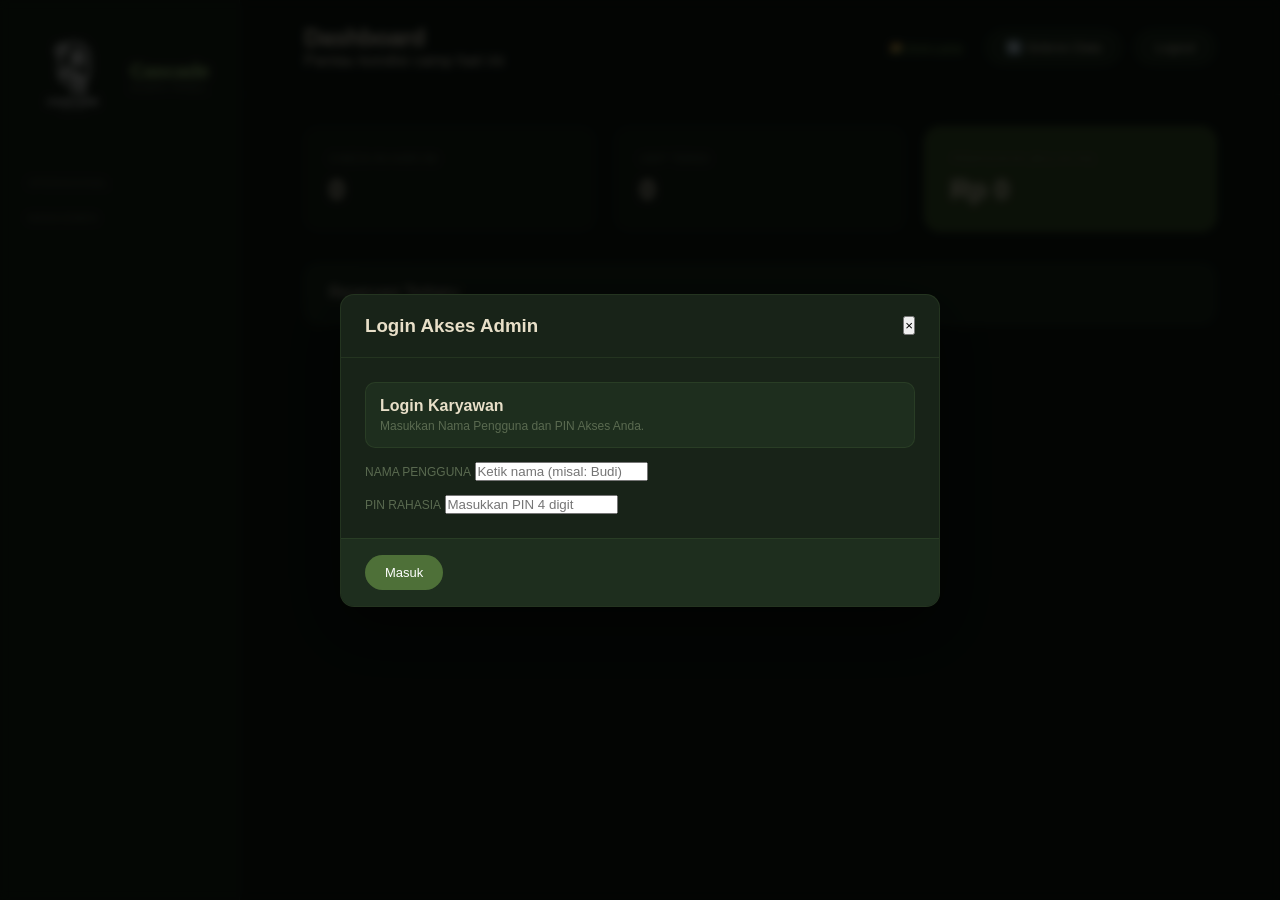
<file: cascade-fixed/Admin/index.html>
<!DOCTYPE html>
<html lang="id">
<head>
    <meta charset="UTF-8">
    <meta name="viewport" content="width=device-width, initial-scale=1.0">
    <title>Admin Panel — Cascade Cabin &amp; Camp</title>
    
    
    
    <link rel="stylesheet" href="css/admin.css">
</head>
<body>

    <div class="toast" id="toast">
        <div class="toast-icon">✓</div>
        <span id="toast-msg">Memuat data...</span>
    </div>
	
	<div class="loading-overlay" id="loading-overlay">
        <div class="loading-spinner"></div>
        <div class="loading-text" id="loading-text">Memproses...</div>
    </div>

	<div class="sidebar-overlay" onclick="toggleMobileMenu()"></div>
    <aside class="sidebar">
        <div class="sidebar-logo" style="display:flex; align-items:center; gap:12px;">
            <!-- Memanggil file logo.png -->
            <img src="./img/logoPutih.png" alt="Logo" style="width:90px; height:auto; object-fit:contain;">
            <div>
                <div class="logo-name">Cascade</div>
                <div class="logo-sub">Admin Panel</div>
            </div>
        </div>
        <nav class="sidebar-nav">
            <div class="nav-section">Operasional</div>
            <a class="nav-item active" id="nav-dashboard" onclick="showPage('dashboard')">
                <svg viewBox="0 0 16 16" fill="none" stroke="currentColor" stroke-width="1.5"><rect x="1" y="1" width="6" height="6" rx="1"/><rect x="9" y="1" width="6" height="6" rx="1"/><rect x="1" y="9" width="6" height="6" rx="1"/><rect x="9" y="9" width="6" height="6" rx="1"/></svg>
                Ringkasan
            </a>
            <a class="nav-item" id="nav-kalender" onclick="showPage('kalender')">
                <svg viewBox="0 0 16 16" fill="none" stroke="currentColor" stroke-width="1.5"><rect x="2" y="3" width="12" height="11" rx="2"/><path d="M5 1v3M11 1v3M2 7h12"/></svg>
                Kalender
            </a>
            <a class="nav-item" id="nav-booking" onclick="showPage('booking')">
                <svg viewBox="0 0 16 16" fill="none" stroke="currentColor" stroke-width="1.5"><path d="M3 1h10a2 2 0 012 2v10a2 2 0 01-2 2H3a2 2 0 01-2-2V3a2 2 0 012-2zM1 5h14M4 8h8M4 11h5"/></svg>
                Reservasi
            </a>
            <a class="nav-item" id="nav-unit" onclick="showPage('unit')">
                <svg viewBox="0 0 16 16" fill="none" stroke="currentColor" stroke-width="1.5"><path d="M2 6.5L8 2l6 4.5V14a1 1 0 01-1 1H3a1 1 0 01-1-1V6.5z"/><path d="M6 15V9h4v6"/></svg>
                Manajemen Unit
            </a>

            <div class="nav-section">Manajemen</div>
            <a class="nav-item" id="nav-finance" onclick="showPage('finance')">
                <svg viewBox="0 0 16 16" fill="none" stroke="currentColor" stroke-width="1.5"><path d="M1 4h14M1 12h14M1 4v8a1 1 0 001 1h12a1 1 0 001-1V4M4 7h2M4 10h5"/></svg>
                Keuangan
            </a>
            <a class="nav-item" id="nav-tamu" onclick="showPage('tamu')">
                <svg viewBox="0 0 16 16" fill="none" stroke="currentColor" stroke-width="1.5"><path d="M8 8a3 3 0 100-6 3 3 0 000 6zM2 14c0-2.2 1.8-4 6-4s6 1.8 6 4"/></svg>
                Database Tamu
            </a>
			<a class="nav-item" id="nav-log" onclick="showPage('log')">
    			<svg viewBox="0 0 16 16" fill="none" stroke="currentColor" stroke-width="1.5"><path d="M3 2h10v12H3z"/><path d="M5 5h6M5 8h6M5 11h4"/></svg>
				Log Aktivitas
			</a>
			<a class="nav-item" id="nav-dailyReport" onclick="showPage('dailyReport')">
    			<svg viewBox="0 0 16 16" fill="none" stroke="currentColor" stroke-width="1.5"><path d="M3 2.5h10v11H3z"/><path d="M5 5h6M5 8h6M5 11h4"/></svg>
    			Laporan Harian
			</a>
			<a class="nav-item" id="nav-monthlyReport" onclick="showPage('monthlyReport')">
    			<svg viewBox="0 0 16 16" fill="none" stroke="currentColor" stroke-width="1.5">
        		<path d="M3 2.5h10v11H3z"/><path d="M5 5h6M5 8h6M5 11h4"/>
    			</svg>
    			Laporan Bulanan
			</a>
			<a class="nav-item" id="nav-exportData" onclick="showPage('exportData')">
    			<svg viewBox="0 0 16 16" fill="none" stroke="currentColor" stroke-width="1.5">
        		<path d="M8 2v8"/><path d="M5 7l3 3 3-3"/>
        		<path d="M3 13h10"/>
    			</svg>
    			Export Data
			</a>
			<a class="nav-item" id="nav-receivable" onclick="showPage('receivable')">
    			<svg viewBox="0 0 16 16" fill="none" stroke="currentColor" stroke-width="1.5">
        		<path d="M3 3h10v10H3z"/>
        		<path d="M5 6h6M5 9h4"/></svg>
    			Piutang
			</a>
			<a class="nav-item" id="nav-cancelArchive" onclick="showPage('cancelArchive')">
    			<svg viewBox="0 0 16 16" fill="none" stroke="currentColor" stroke-width="1.5">
        		<path d="M3 3h10v10H3z"/>
        		<path d="M5 5l6 6M11 5l-6 6"/></svg>
				Arsip Pembatalan
			</a>
			<a class="nav-item" id="nav-settings" onclick="showPage('settings')">
				<svg viewBox="0 0 16 16" fill="none" stroke="currentColor" stroke-width="1.5">
        		<path d="M8 2v2M8 12v2M2 8h2M12 8h2"/>
					<circle cx="8" cy="8" r="3"/></svg>
    			Master Setting
			</a>
        </nav>
    </aside>

    <main class="main">
        <header class="topbar">
            <div class="topbar-left">
				<button class="menu-toggle" onclick="toggleMobileMenu()">☰</button>
             <div>
                <h1 id="topbar-title">Dashboard</h1>
                <p id="topbar-sub">Pantau kondisi camp hari ini</p>
            </div>
			</div>
            <div class="topbar-right">
                <!-- Tombol Load Arsip Lama -->
                <button class="btn-ghost" onclick="syncDataFromSheets(true)" style="padding:6px 10px; font-size:11px; white-space:nowrap; border:1px solid var(--bdr);">
                    📂 Arsip Lama
                </button>
                
                <!-- Tombol Sinkron Cepat (Default) -->
                <button class="btn-secondary" onclick="syncDataFromSheets(false)">
                    <span>🔄 Sinkron Data</span>
                </button>
                
                <button class="btn-secondary" onclick="logoutRole()">Logout</button>
            </div>
        </header>

        <div class="page-content active" id="page-dashboard">
            <div class="kpi-grid">
                <div class="kpi-card"><div class="kpi-label">Check-in Hari Ini</div><div class="kpi-val" id="kpi-checkin">0</div></div>
                <div class="kpi-card"><div class="kpi-label">Unit Terisi</div><div class="kpi-val" id="kpi-available">0</div></div>
                <div class="kpi-card highlight"><div class="kpi-label">Pemasukan (Bulan ini)</div><div class="kpi-val" id="kpi-income">Rp 0</div></div>
            </div>
            <div class="card">
                <div class="card-head"><div class="card-title">Reservasi Terbaru</div></div>
                <div class="card-body-flush tbl-wrap" id="dash-table-wrap"></div>
            </div>
        </div>

        <div class="page-content" id="page-kalender">
            <div class="card">
                <div class="card-head" style="display:flex; justify-content:space-between; align-items:center;">
                    <div style="display:flex; align-items:center; gap:16px;">
                        <button class="btn-secondary" onclick="changeMonth(-1)">‹</button>
                        <h2 id="cal-label" style="margin:0; font-size:18px;">Bulan</h2>
                        <button class="btn-secondary" onclick="changeMonth(1)">›</button>
                    </div>
                </div>
                <div class="card-body">
                    <div id="cal-grid" style="display:grid; grid-template-columns:repeat(7, 1fr); gap:8px;"></div>
                </div>
            </div>
        </div>

        <div class="page-content" id="page-booking">
            <div class="card">
                <div class="card-head" style="display:flex; justify-content:space-between; align-items:center; flex-wrap:wrap; gap:12px;">
                    <input type="text" id="booking-search" placeholder="Cari nama atau ID..." oninput="filterBookings()" style="padding:10px; border-radius:8px; border:1px solid var(--bdr); background:var(--bg2); color:white; width:250px;">
					<div style="display:flex; gap:8px;">
                    <button class="btn-primary" onclick="openQuickAdd()">+ Tambah Booking</button>
					<button class="btn-secondary" onclick="openGroupBooking()">+ Rombongan</button>
					</div>	
                </div>
                <div class="card-body-flush tbl-wrap">
                    <table>
                        <thead>
                            <tr><th>ID</th><th>Tamu</th><th>Check-in</th><th>Unit</th><th>Total</th><th>Bayar</th><th>Status</th><th>Aksi</th></tr>
                        </thead>
                        <tbody id="booking-tbody"></tbody>
                    </table>
                </div>
            </div>
        </div>

        <div class="page-content" id="page-unit">
            <div class="kpi-grid">
                <div class="kpi-card"><div class="kpi-label">Total Unit</div><div class="kpi-val" id="unit-total">0</div></div>
                <div class="kpi-card"><div class="kpi-label">Unit Ready</div><div class="kpi-val" id="unit-ready" style="color:var(--mossLL)">0</div></div>
                <div class="kpi-card"><div class="kpi-label">Terisi Hari Ini</div><div class="kpi-val" id="unit-occupied" style="color:var(--amber)">0</div></div>
                <div class="kpi-card highlight"><div class="kpi-label">Maintenance / Blocked</div><div class="kpi-val" id="unit-issue">0</div></div>
            </div>

            <div class="card">
                <div class="card-head" style="display:flex; justify-content:space-between; align-items:center; gap:16px;">
                    <div>
                        <div class="card-title">Manajemen Unit Camp</div>
                        <div style="font-size:12px;color:var(--txt3);margin-top:4px;">Kelola stok unit fisik, status operasional, dan ketersediaan harian.</div>
                    </div>
                    <button class="btn-primary" onclick="openUnitAdd()">+ Tambah Unit</button>
                </div>

                <div class="card-body" style="border-bottom:1px solid var(--bdr);">
                    <div style="display:grid;grid-template-columns:1.2fr 1fr 1fr auto;gap:12px;align-items:end;">
                        <div>
                            <label class="kpi-label">Cari Unit</label>
                            <input type="text" id="unit-search" class="f-input" placeholder="Cari kode unit, nama unit, atau tipe camp..." oninput="renderUnitTable()">
                        </div>
                        <div>
                            <label class="kpi-label">Filter Tipe Camp</label>
                            <select id="unit-type-filter" class="f-input" onchange="renderUnitTable()">
                                <option value="">Semua Tipe</option>
                                <option value="RT">Riverside Tent</option>
                                <option value="FT">Forest Tent</option>
                                <option value="CRT">Cascading Riverside Tent</option>
                                <option value="RG">Riverside Glamping</option>
                            </select>
                        </div>
                        <div>
                            <label class="kpi-label">Filter Status</label>
                            <select id="unit-status-filter" class="f-input" onchange="renderUnitTable()">
                                <option value="">Semua Status</option>
                                <option value="Ready">Ready</option>
                                <option value="Dirty">Dirty</option>
                                <option value="Cleaning">Cleaning</option>
                                <option value="Maintenance">Maintenance</option>
                                <option value="Blocked">Blocked</option>
                                <option value="Nonaktif">Nonaktif</option>
                            </select>
                        </div>
                        <div><button class="btn-secondary" onclick="resetUnitFilter()">Reset</button></div>
                    </div>
                </div>

                <div class="card-body-flush tbl-wrap">
                    <table>
                        <thead>
                            <tr>
                                <th>Kode Unit</th><th>Nama Unit</th><th>Tipe Camp</th><th>Kapasitas</th><th>Harga Weekday</th><th>Harga Weekend</th><th>Status Operasional</th><th>Status Hari Ini</th><th>Booking Berikutnya</th><th>Aksi</th>
                            </tr>
                        </thead>
                        <tbody id="unit-tbody">
                            <tr><td colspan="10" style="text-align:center;padding:40px;color:var(--txt3);">Belum ada data unit.</td></tr>
                        </tbody>
                    </table>
                </div>
            </div>
        </div>

        <div class="page-content" id="page-finance">
            <div class="kpi-grid">
                <div class="kpi-card"><div class="kpi-label">Pemasukan</div><div class="kpi-val" id="fin-in" style="color:var(--mossLL)">Rp 0</div></div>
                <div class="kpi-card"><div class="kpi-label">Pengeluaran</div><div class="kpi-val" id="fin-out" style="color:var(--red)">Rp 0</div></div>
                <div class="kpi-card highlight"><div class="kpi-label">Saldo</div><div class="kpi-val" id="fin-saldo">Rp 0</div></div>
            </div>
            <div class="card">
                <div class="card-head" style="display:flex; justify-content:space-between; align-items:center;">
                    <div class="card-title">Arus Kas</div>
                    <div style="display:flex; gap:10px; align-items:center; flex-wrap:wrap;">
						<button class="btn-secondary" onclick="openCashAdjust()">Input Kas</button>
						<button class="btn-secondary" onclick="openCashReconcile()">Tutup Kas Harian</button>
						<button class="btn-primary" onclick="openFinanceAdd()">+ Catat Transaksi</button>
					</div>
					<div class="card" style="margin-top:18px;">
   					<div class="card-head" style="display:flex;justify-content:space-between;align-items:center;"><div>
           		    <div class="card-title">Riwayat Tutup Kas Harian</div>
            		<div style="font-size:12px;color:var(--txt3);margin-top:4px;">Catatan saldo sistem, saldo fisik, dan selisih kas harian.
            		</div>
       				</div>
    				</div>

    <div class="card-body-flush tbl-wrap">
        <table>
            <thead>
                <tr>
                    <th>ID</th>
                    <th>Tanggal</th>
                    <th>Pemasukan</th>
                    <th>Pengeluaran</th>
                    <th>Saldo Sistem</th>
                    <th>Saldo Fisik</th>
                    <th>Selisih</th>
                    <th>Status</th>
                    <th>Admin</th>
                </tr>
            </thead>
            <tbody id="cash-recon-tbody">
                <tr>
                    <td colspan="9" style="text-align:center;padding:40px;color:var(--txt3);">
                        Belum ada rekonsiliasi kas.
                    </td>
                </tr>
            </tbody>
        </table>
    </div>
</div>
                </div>
                <div class="card-body-flush tbl-wrap">
                    <table>
                        <thead>
                            <tr>
								<th>ID</th>
								<th>Keterangan</th>
								<th>Tanggal</th>
								<th>Kategori</th>
								<th>Tipe</th>
								<th>Jumlah</th>
								<th>Aksi</th>
							</tr>
                        </thead>
                        <tbody id="finance-tbody"></tbody>
                    </table>
                </div>
            </div>
        </div>

        <div class="page-content" id="page-tamu">
            <div class="card">
                <div class="card-head"><div class="card-title">Daftar Pelanggan</div></div>
                <div class="card-body-flush tbl-wrap">
                    <table>
                        <thead>
                            <tr><th>Nama Tamu</th><th>WhatsApp</th><th>Kota</th><th>Total Booking</th><th>Terakhir Datang</th><th>Aksi</th></tr>
                        </thead>
                        <tbody id="tamu-tbody"></tbody>
                    </table>
                </div>
            </div>
        </div>
		
		<div class="page-content" id="page-log">
   			 <div class="card">
        		 <div class="card-head" style="display:flex;justify-content:space-between;align-items:center;gap:16px;"><div>
                <div class="card-title">Log Aktivitas</div>
                <div style="font-size:12px;color:var(--txt3);margin-top:4px;">
                    Riwayat perubahan data booking, unit, dan keuangan.
                </div>
            </div>
            <button class="btn-secondary" onclick="clearActivityFilter()">Reset Filter</button>
        </div>

        <div class="card-body" style="border-bottom:1px solid var(--bdr);">
            <div style="display:grid;grid-template-columns:1fr 1fr 1fr;gap:12px;">
                <div>
                    <label class="kpi-label">Cari Aktivitas</label>
                    <input type="text" id="log-search" class="f-input" placeholder="Cari admin, aksi, ID booking..." oninput="renderActivityLog()">
                </div>
                <div>
                    <label class="kpi-label">Modul</label>
                    <select id="log-module-filter" class="f-input" onchange="renderActivityLog()">
                        <option value="">Semua Modul</option>
                        <option value="Reservasi">Reservasi</option>
                        <option value="Keuangan">Keuangan</option>
                        <option value="Unit">Unit</option>
                        <option value="Tamu">Tamu</option>
                        <option value="Sistem">Sistem</option>
                    </select>
                </div>
                <div>
                    <label class="kpi-label">Tanggal</label>
                    <input type="date" id="log-date-filter" class="f-input" onchange="renderActivityLog()">
                </div>
            </div>
        </div>

        <div class="card-body-flush tbl-wrap">
            <table>
                <thead>
                    <tr>
                        <th>Waktu</th>
                        <th>Admin</th>
                        <th>Modul</th>
                        <th>Aksi</th>
                        <th>Ref ID</th>
                        <th>Data Lama</th>
                        <th>Data Baru</th>
                        <th>Catatan</th>
                    </tr>
                </thead>
                <tbody id="log-tbody">
                    <tr>
                        <td colspan="8" style="text-align:center;padding:40px;color:var(--txt3);">
                            Belum ada log aktivitas.
                        </td>
                    </tr>
                </tbody>
            </table>
        </div>
    </div>
</div>
		
		<div class="page-content" id="page-dailyReport">
    <div class="card">
        <div class="card-head" style="display:flex;justify-content:space-between;align-items:center;gap:16px;flex-wrap:wrap;">
            <div>
                <div class="card-title">Laporan Harian</div>
                <div style="font-size:12px;color:var(--txt3);margin-top:4px;">
                    Ringkasan operasional, reservasi, unit, keuangan, dan tutup kas harian.
                </div>
            </div>

            <div style="display:flex;gap:10px;align-items:center;flex-wrap:wrap;">
                <input type="date" id="daily-report-date" class="f-input" onchange="renderDailyReport()">
                <button class="btn-secondary" onclick="renderDailyReport()">Refresh</button>
                <button class="btn-primary" onclick="printDailyReport()">Cetak PDF</button>
            </div>
        </div>

        <div class="card-body" id="daily-report-wrap">
            <div style="text-align:center;padding:40px;color:var(--txt3);">
                Pilih tanggal untuk melihat laporan harian.
            </div>
        </div>
    </div>
</div>
		
		<div class="page-content" id="page-monthlyReport">
    <div class="card">
        <div class="card-head" style="display:flex;justify-content:space-between;align-items:center;gap:16px;flex-wrap:wrap;">
            <div>
                <div class="card-title">Laporan Bulanan</div>
                <div style="font-size:12px;color:var(--txt3);margin-top:4px;">
                    Rekap reservasi, occupancy, keuangan, piutang, refund, dan pembatalan per bulan.
                </div>
            </div>

            <div style="display:flex;gap:10px;align-items:center;flex-wrap:wrap;">
                <input type="month" id="monthly-report-month" class="f-input" onchange="renderMonthlyReport()">
                <button class="btn-secondary" onclick="renderMonthlyReport()">Refresh</button>
                <button class="btn-primary" onclick="printMonthlyReport()">Cetak PDF</button>
            </div>
        </div>

        <div class="card-body" id="monthly-report-wrap">
            <div style="text-align:center;padding:40px;color:var(--txt3);">
                Pilih bulan untuk melihat laporan bulanan.
            </div>
        </div>
    </div>
</div>
		
		<div class="page-content" id="page-exportData">
    <div class="card">
        <div class="card-head">
            <div class="card-title">Export Data</div>
            <div style="font-size:12px;color:var(--txt3);margin-top:4px;">
                Unduh data reservasi, keuangan, piutang, pembatalan, dan laporan bulanan dalam format CSV yang bisa dibuka di Excel.
            </div>
        </div>

        <div class="card-body">
            <div style="display:grid;grid-template-columns:repeat(2,1fr);gap:16px;">
                <div class="card" style="margin:0;">
                    <div class="card-body">
                        <div class="card-title">Data Operasional</div>
                        <div style="font-size:12px;color:var(--txt3);margin:6px 0 14px;">
                            Export data utama dari modul reservasi dan unit.
                        </div>
                        <div style="display:flex;gap:10px;flex-wrap:wrap;">
                            <button class="btn-primary" onclick="exportBookingsCSV()">Export Reservasi</button>
                            <button class="btn-secondary" onclick="exportReceivablesCSV()">Export Piutang</button>
                            <button class="btn-secondary" onclick="exportCancellationsCSV()">Export Pembatalan</button>
                        </div>
                    </div>
                </div>

                <div class="card" style="margin:0;">
                    <div class="card-body">
                        <div class="card-title">Data Keuangan</div>
                        <div style="font-size:12px;color:var(--txt3);margin:6px 0 14px;">
                            Export semua pemasukan dan pengeluaran.
                        </div>
                        <div style="display:flex;gap:10px;flex-wrap:wrap;">
                            <button class="btn-primary" onclick="exportFinanceCSV()">Export Keuangan</button>
                            <button class="btn-secondary" onclick="exportCashReconciliationCSV()">Export Rekonsiliasi Kas</button>
                        </div>
                    </div>
                </div>

                <div class="card" style="margin:0;grid-column:span 2;">
                    <div class="card-body">
                        <div class="card-title">Laporan Bulanan</div>
                        <div style="font-size:12px;color:var(--txt3);margin:6px 0 14px;">
                            Pilih bulan lalu export rekap performa bulanan.
                        </div>

                        <div style="display:flex;gap:10px;align-items:center;flex-wrap:wrap;">
                            <input type="month" id="export-month" class="f-input">
                            <button class="btn-primary" onclick="exportMonthlyReportCSV()">Export Laporan Bulanan</button>
                            <button class="btn-secondary" onclick="exportAllCSV()">Export Semua Data</button>
                        </div>
                    </div>
                </div>
            </div>

            <div style="margin-top:18px;padding:14px;background:var(--bg3);border:1px solid var(--bdr);border-radius:10px;font-size:12px;color:var(--txt3);line-height:1.6;">
                Catatan: file CSV bisa langsung dibuka menggunakan Microsoft Excel. Jika angka terlihat belum rapi, gunakan fitur “Text to Columns” di Excel dengan pemisah titik koma (;).
            </div>
        </div>
    </div>
</div>
		
			
		<div class="page-content" id="page-receivable">
    <div class="kpi-grid">
        <div class="kpi-card">
            <div class="kpi-label">Total Piutang</div>
            <div class="kpi-val" id="rcv-total" style="color:var(--red)">Rp 0</div>
        </div>
        <div class="kpi-card">
            <div class="kpi-label">Booking Belum Lunas</div>
            <div class="kpi-val" id="rcv-count">0</div>
        </div>
        <div class="kpi-card">
            <div class="kpi-label">Sudah DP</div>
            <div class="kpi-val" id="rcv-dp" style="color:var(--warning)">0</div>
        </div>
        <div class="kpi-card highlight">
            <div class="kpi-label">Belum Bayar</div>
            <div class="kpi-val" id="rcv-unpaid">0</div>
        </div>
    </div>

    <div class="card">
        <div class="card-head" style="display:flex;justify-content:space-between;align-items:center;gap:16px;flex-wrap:wrap;">
            <div>
                <div class="card-title">Piutang / Sisa Pembayaran Tamu</div>
                <div style="font-size:12px;color:var(--txt3);margin-top:4px;">
                    Daftar booking yang belum lunas dan perlu ditagih.
                </div>
            </div>

            <div style="display:flex;gap:10px;align-items:center;flex-wrap:wrap;">
                <input type="text" id="rcv-search" class="f-input" placeholder="Cari nama / ID / WA..." oninput="renderReceivableTable()">
                <select id="rcv-status-filter" class="f-input" onchange="renderReceivableTable()">
                    <option value="">Semua Status</option>
                    <option value="Belum">Belum Bayar</option>
                    <option value="DP">Sudah DP</option>
                </select>
                <button class="btn-secondary" onclick="resetReceivableFilter()">Reset</button>
            </div>
        </div>

        <div class="card-body-flush tbl-wrap">
            <table>
                <thead>
                    <tr>
                        <th>Booking ID</th>
                        <th>Tamu</th>
                        <th>Check-in</th>
                        <th>Unit</th>
                        <th>Total</th>
                        <th>Terbayar</th>
                        <th>Sisa</th>
                        <th>Status</th>
                        <th>Aksi</th>
                    </tr>
                </thead>
                <tbody id="receivable-tbody">
                    <tr>
                        <td colspan="9" style="text-align:center;padding:40px;color:var(--txt3);">
                            Belum ada data piutang.
                        </td>
                    </tr>
                </tbody>
            </table>
        </div>
    </div>
</div>
		
		<div class="page-content" id="page-cancelArchive">
    <div class="kpi-grid">
        <div class="kpi-card">
            <div class="kpi-label">Total Pembatalan</div>
            <div class="kpi-val" id="cancel-total">0</div>
        </div>
        <div class="kpi-card">
            <div class="kpi-label">Total Refund</div>
            <div class="kpi-val" id="cancel-refund-total" style="color:var(--red)">Rp 0</div>
        </div>
        <div class="kpi-card">
            <div class="kpi-label">DP Hangus / Tanpa Refund</div>
            <div class="kpi-val" id="cancel-no-refund">0</div>
        </div>
        <div class="kpi-card highlight">
            <div class="kpi-label">Pembatalan Bulan Ini</div>
            <div class="kpi-val" id="cancel-this-month">0</div>
        </div>
    </div>

    <div class="card">
        <div class="card-head" style="display:flex;justify-content:space-between;align-items:center;gap:16px;flex-wrap:wrap;">
            <div>
                <div class="card-title">Arsip Pembatalan Reservasi</div>
                <div style="font-size:12px;color:var(--txt3);margin-top:4px;">
                    Daftar reservasi yang dibatalkan beserta alasan, kebijakan dana, dan refund.
                </div>
            </div>

            <div style="display:flex;gap:10px;align-items:center;flex-wrap:wrap;">
                <input type="text" id="cancel-search" class="f-input" placeholder="Cari nama / ID / alasan..." oninput="renderCancellationArchive()">
                <select id="cancel-policy-filter" class="f-input" onchange="renderCancellationArchive()">
                    <option value="">Semua Kebijakan</option>
                    <option value="no_refund">Tanpa Refund</option>
                    <option value="full_refund">Refund Penuh</option>
                    <option value="partial_refund">Refund Sebagian</option>
                </select>
                <button class="btn-secondary" onclick="resetCancellationFilter()">Reset</button>
            </div>
        </div>

        <div class="card-body-flush tbl-wrap">
            <table>
                <thead>
                    <tr>
                        <th>Booking ID</th>
                        <th>Tamu</th>
                        <th>Check-in</th>
                        <th>Unit</th>
                        <th>Alasan</th>
                        <th>Kebijakan Dana</th>
                        <th>Refund</th>
                        <th>Tanggal Batal</th>
                        <th>Aksi</th>
                    </tr>
                </thead>
                <tbody id="cancel-archive-tbody">
                    <tr>
                        <td colspan="9" style="text-align:center;padding:40px;color:var(--txt3);">
                            Belum ada arsip pembatalan.
                        </td>
                    </tr>
                </tbody>
            </table>
        </div>
    </div>
</div>
		
		<div class="page-content" id="page-settings">
    <div class="card">
        <div class="card-head">
            <div class="card-title">Master Setting</div>
            <div style="font-size:12px;color:var(--txt3);margin-top:4px;">
                Pengaturan tarif unit dan tanggal libur/high season yang memakai rate weekend.
            </div>
        </div>

        <div class="card-body">
            <div class="card" style="margin-bottom:18px;">
                <div class="card-head" style="display:flex;justify-content:space-between;align-items:center;">
                    <div>
                        <div class="card-title">Tarif Unit</div>
                        <div style="font-size:12px;color:var(--txt3);margin-top:4px;">
                            Ubah harga weekday dan weekend untuk setiap tipe unit.
                        </div>
                    </div>
                    <button class="btn-primary" onclick="saveUnitRateSettings()">Simpan Tarif</button>
                </div>

                <div class="card-body-flush tbl-wrap">
                    <table>
                        <thead>
                            <tr>
                                <th>Kode</th>
                                <th>Tipe Unit</th>
                                <th>Kapasitas</th>
                                <th>Harga Weekday</th>
                                <th>Harga Weekend / Holiday</th>
                            </tr>
                        </thead>
                        <tbody id="settings-rate-tbody"></tbody>
                    </table>
                </div>
            </div>

            <div class="card">
                <div class="card-head" style="display:flex;justify-content:space-between;align-items:center;">
                    <div>
                        <div class="card-title">Kalender Libur / High Season</div>
                        <div style="font-size:12px;color:var(--txt3);margin-top:4px;">
                            Tanggal yang masuk daftar ini akan otomatis dihitung memakai rate weekend.
                        </div>
                    </div>
                    <button class="btn-primary" onclick="openHolidaySettingAdd()">+ Tambah Libur</button>
                </div>

                <div class="card-body-flush tbl-wrap">
                    <table>
                        <thead>
                            <tr>
                                <th>Tanggal</th>
                                <th>Nama Libur / Event</th>
                                <th>Rate</th>
                                <th>Catatan</th>
                                <th>Aksi</th>
                            </tr>
                        </thead>
                        <tbody id="settings-holiday-tbody">
                            <tr>
                                <td colspan="5" style="text-align:center;padding:40px;color:var(--txt3);">
                                    Belum ada tanggal libur.
                                </td>
                            </tr>
                        </tbody>
                    </table>
                </div>
            </div>

            <div style="margin-top:18px;padding:14px;background:var(--bg3);border:1px solid var(--bdr);border-radius:10px;font-size:12px;color:var(--txt3);line-height:1.6;">
                Catatan: pengaturan ini tersimpan di browser admin. Setelah stabil, kita bisa sinkronkan ke Google Sheets agar berlaku di semua perangkat admin.
            </div>
        </div>
    </div>
</div>
		
    </main>

    <div class="modal-overlay" id="modal-overlay">
        <div class="modal-box">
            <div class="modal-header">
                <h3 id="modal-title">Judul</h3>
                <button class="modal-close" onclick="closeModal()">×</button>
            </div>
            <div class="modal-body" id="modal-body"></div>
            <div class="modal-footer" id="modal-footer"></div>
        </div>
    </div>

    <script src="./js/data.js"></script>
	<script src="./js/api.js"></script>
	<script src="./js/core.js"></script>
	<script src="./js/unit.js"></script>
	<script src="./js/dashboard.js"></script>
	<script src="./js/booking.js"></script>
	<script src="./js/calendar.js"></script>
	<script src="./js/finance.js"></script>
	<script src="./js/guest.js"></script>
	<script src="./js/report.js"></script>
	<script src="./js/export.js"></script>
</body>
</html>
</file>
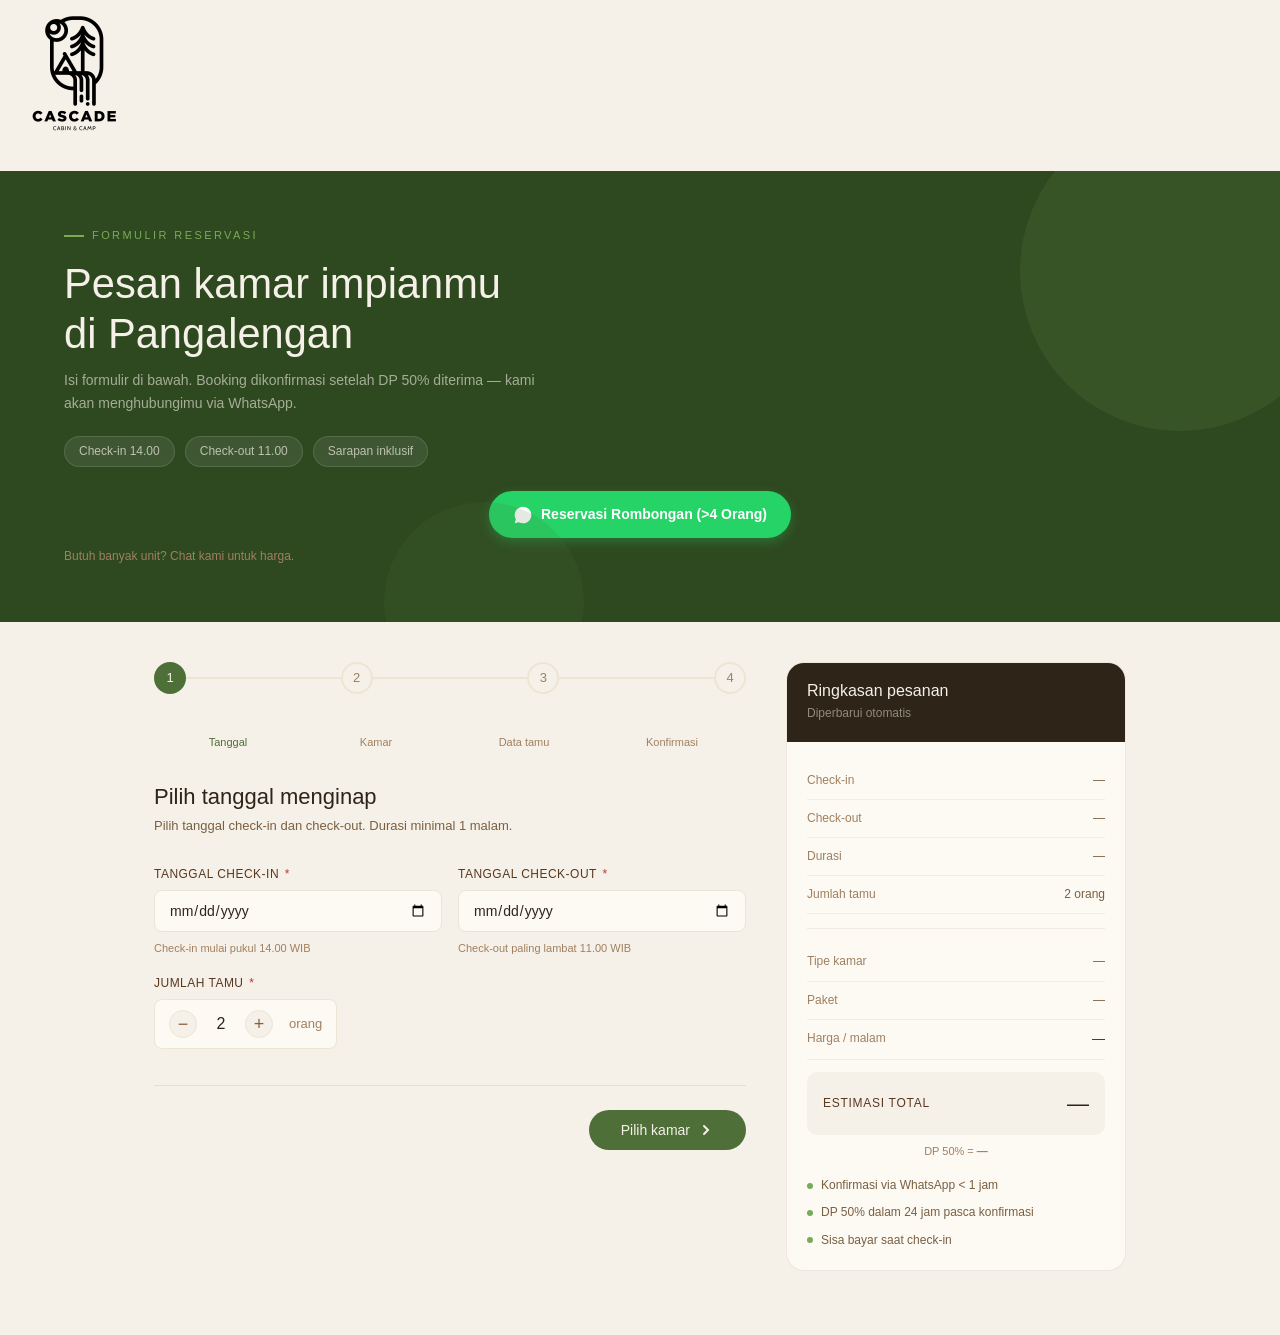
<file: cascade-fixed/booking.html>
<!DOCTYPE html>
<html lang="id">
<head>
<meta charset="UTF-8">
<meta name="viewport" content="width=device-width, initial-scale=1.0">
<meta name="description" content="Reservasi glamping Cascade Cabin & Camp — Pangalengan, Bandung.">
<title>Reservasi — Cascade Cabin &amp; Camp</title>
<link rel="preconnect" href="https://fonts.googleapis.com">
<link href="https://fonts.googleapis.com/css2?family=Playfair+Display:ital,wght@0,400;0,500;1,400&family=Cabin:wght@300;400;500&display=swap" rel="stylesheet">
<link rel="stylesheet" href="assets/css/style.css">
<link rel="stylesheet" href="assets/css/style.css">
<link rel="stylesheet" href="assets/css/booking.css">
</head>
<body>

<!-- HEADER -->
<header class="page-header">
  <a href="index.html" class="logo">
	  <img src="assets/img/logoHitam.png" alt="Cascade Cabin & Camp" style="height: 150px; width: auto; object-fit: contain;">
  </a>
  <a href="index.html" class="back-link">
    <svg width="14" height="14" viewBox="0 0 16 16" fill="none" stroke="currentColor" stroke-width="1.8" stroke-linecap="round"><path d="M10 4l-4 4 4 4"/></svg>
    Kembali ke website
  </a>
</header>

<!-- HERO BANNER -->
<div class="form-hero">
  <div class="eyebrow">Formulir reservasi</div>
  <h1>Pesan kamar impianmu<br>di Pangalengan</h1>
  <p>Isi formulir di bawah. Booking dikonfirmasi setelah DP 50% diterima — kami akan menghubungimu via WhatsApp.</p>
  <div class="hero-pills">
    <span class="hero-pill">Check-in 14.00</span>
    <span class="hero-pill">Check-out 11.00</span>
    <span class="hero-pill">Sarapan inklusif</span>
      </div>
	
  <!-- CTA Booking Rombongan -->
  <div style="margin-top: 24px; text-align: center;">
    <a href="https://wa.me/6281234567890?text=Halo%20Admin%20Cascade,%20saya%20ingin%20reservasi%20rombongan/grup." target="_blank" class="btn btn-wa" style="display:inline-flex; align-items:center; gap:8px; padding:12px 24px; background-color:#25D366; color:#fff; border-radius:30px; font-weight:600; text-decoration:none; box-shadow: 0 4px 12px rgba(37, 211, 102, 0.3);">
      <svg width="20" height="20" viewBox="0 0 24 24" fill="currentColor"><path d="M12 2C6.48 2 2 6.48 2 12c0 1.85.5 3.58 1.38 5.06L2 22l5.05-1.36C8.44 21.51 10.18 22 12 22c5.52 0 10-4.48 10-10S17.52 2 12 2z"/></svg>
      Reservasi Rombongan (>4 Orang)
    </a>
    <p style="font-size:12px; font-display: auto; display: flex; color:var(--text-muted); margin-top:8px; text-align: center;">Butuh banyak unit? Chat kami untuk harga.</p>
  </div>
</div>

<!-- FORM BODY -->
<div class="form-body">
  <div class="form-main">

    <!-- PROGRESS -->
    <div class="progress-track">
      <div class="step-dot active" id="dot-1"><span>1</span></div>
      <div class="step-line" id="line-1"></div>
      <div class="step-dot" id="dot-2"><span>2</span></div>
      <div class="step-line" id="line-2"></div>
      <div class="step-dot" id="dot-3"><span>3</span></div>
      <div class="step-line" id="line-3"></div>
      <div class="step-dot" id="dot-4"><span>4</span></div>
    </div>
    <div class="step-label-row">
      <div class="step-label active" id="lbl-1">Tanggal</div>
      <div class="step-label" id="lbl-2">Kamar</div>
      <div class="step-label" id="lbl-3">Data tamu</div>
      <div class="step-label" id="lbl-4">Konfirmasi</div>
    </div>

    <!-- STEP 1: TANGGAL -->
    <div class="form-section active" id="section-1">
      <h2 class="section-title-sm">Pilih tanggal menginap</h2>
      <p class="section-desc-sm">Pilih tanggal check-in dan check-out. Durasi minimal 1 malam.</p>

      <div class="field-row cols-2">
        <div class="form-field">
          <label class="form-label">Tanggal check-in <span class="req">*</span></label>
          <input type="date" class="form-input" id="checkin" required>
          <div style="font-size:11px;color:var(--text-muted);margin-top:2px;">Check-in mulai pukul 14.00 WIB</div>
          <div class="form-error" id="err-checkin">Pilih tanggal check-in</div>
        </div>
        <div class="form-field">
          <label class="form-label">Tanggal check-out <span class="req">*</span></label>
          <input type="date" class="form-input" id="checkout" required>
          <div style="font-size:11px;color:var(--text-muted);margin-top:2px;">Check-out paling lambat 11.00 WIB</div>
          <div class="form-error" id="err-checkout">Check-out harus setelah check-in</div>
        </div>
      </div>

      <div class="form-field" style="margin-bottom:16px;">
        <label class="form-label">Jumlah tamu <span class="req">*</span></label>
        <div class="counter-wrap">
          <button class="counter-btn" onclick="changeGuest(-1)" type="button">−</button>
          <div class="counter-num" id="guest-num">2</div>
          <button class="counter-btn" onclick="changeGuest(1)" type="button">+</button>
          <span style="font-size:13px;color:var(--text-muted);margin-left:4px;">orang</span>
        </div>
      </div>

      <div class="form-nav">
        <div></div>
        <button class="btn-next" onclick="goTo(2)" type="button">
          Pilih kamar
          <svg width="16" height="16" viewBox="0 0 16 16" fill="none" stroke="currentColor" stroke-width="2" stroke-linecap="round"><path d="M6 4l4 4-4 4"/></svg>
        </button>
      </div>
    </div>

    <!-- STEP 2: KAMAR & PAKET -->
    <div class="form-section" id="section-2">
      <h2 class="section-title-sm">Pilih tipe kamar</h2>
      <p class="section-desc-sm">Pilih tipe akomodasi yang kamu inginkan.</p>

      <div class="unit-grid">
        <div class="unit-card" id="unit-cabin" onclick="selectUnit('cabin')">
          <div class="unit-icon">🏕️</div>
          <div class="unit-name">Forest Tent</div>
          <div class="unit-cap">Maks 4 orang</div>
          <div class="unit-price" id="price-cabin"></div>
        </div>
        <div class="unit-card" id="unit-tent" onclick="selectUnit('tent')">
          <div class="unit-tag">Terlaris</div>
		  <div class="unit-icon">⛺</div>
          <div class="unit-name">Riverside Tent</div>
          <div class="unit-cap">Maks 4 orang</div>
          <div class="unit-price" id="price-tent"></div>
        </div>
        <div class="unit-card" id="unit-lodge" onclick="selectUnit('lodge')">
          <div class="unit-icon">🏠</div>
          <div class="unit-name">Riverside Glamping</div>
          <div class="unit-cap">Maks 4 orang</div>
          <div class="unit-price" id="price-lodge"></div>
        </div>
		<div class="unit-card" id="unit-cascading" onclick="selectUnit('cascading')">
          <div class="unit-icon">⛺</div>
          <div class="unit-name">Cascading Riverside Tent</div>
          <div class="unit-cap">Maks 4 orang</div>
          <div class="unit-price" id="price-cascading"></div>
        </div>
      </div>
	 <!-- PAKET TAMBAHAN (ADD-ON) -->
      <div style="margin-top:28px; padding-top:24px; border-top:1px dashed rgba(139,96,64,0.3);">
          <h3 class="section-title-sm" style="margin-bottom:6px;">Paket Tambahan (Opsional)</h3>
          <p class="section-desc-sm" style="margin-bottom:16px;">Pesan sekarang untuk melengkapi pengalaman glampingmu.</p>
          
          <div class="field-row cols-2">
              
              <!-- 1. BBQ Grill Set -->
              <div style="background:#f9f9f9; padding:14px; border-radius:10px; border:1px solid rgba(139,96,64,0.15);">
                 <div style="font-weight:600; color:var(--moss-dark); font-size:14px;">🥩 BBQ Grill Set</div>
                 <div style="font-size:11px; color:var(--text-soft); margin-top:4px;">Daging, sosis, saus & panggangan (+150k / set)</div>
                 <div style="margin-top:10px; display:flex; align-items:center; gap:8px;">
                    <span style="font-size:12px; font-weight:500;">Jumlah Set:</span>
                    <input type="number" id="qty-bbq" min="0" value="0" class="form-input" style="padding:4px 8px; width:60px;" onchange="updateSummary()">
                 </div>
              </div>

              <!-- 2. Kambing Guling -->
              <div style="background:#f9f9f9; padding:14px; border-radius:10px; border:1px solid rgba(139,96,64,0.15);">
                 <div style="font-weight:600; color:var(--moss-dark); font-size:14px;">🐐 Kambing Guling</div>
                 <div style="font-size:11px; color:var(--text-soft); margin-top:4px;">Spesial rombongan + Lontong/Gule (+2jt / ekor)</div>
                 <div style="margin-top:10px; display:flex; align-items:center; gap:8px;">
                    <span style="font-size:12px; font-weight:500;">Jumlah Ekor:</span>
                    <input type="number" id="qty-kambing" min="0" value="0" class="form-input" style="padding:4px 8px; width:60px;" onchange="updateSummary()">
                 </div>
              </div>

              <!-- 3. Liwetan Tradisional -->
              <div style="background:#f9f9f9; padding:14px; border-radius:10px; border:1px solid rgba(139,96,64,0.15);">
                 <div style="font-weight:600; color:var(--moss-dark); font-size:14px;">🍚 Liwetan Tradisional</div>
                 <div style="font-size:11px; color:var(--text-soft); margin-top:4px;">Lauk ayam/ikan, tahu tempe, lalap (+35k / pax)</div>
                 <div style="margin-top:10px; display:flex; align-items:center; gap:8px;">
                    <span style="font-size:12px; font-weight:500;">Berapa Pax:</span>
                    <input type="number" id="qty-liwet" min="0" value="0" class="form-input" style="padding:4px 8px; width:60px;" onchange="updateSummary()">
                 </div>
              </div>

              <!-- 4. Prasmanan Internasional -->
              <div style="background:#f9f9f9; padding:14px; border-radius:10px; border:1px solid rgba(139,96,64,0.15);">
                 <div style="font-weight:600; color:var(--moss-dark); font-size:14px;">🍲 Prasmanan Internasional</div>
                 <div style="font-size:11px; color:var(--text-soft); margin-top:4px;">Min 20 pax. Nasi, daging/ayam, buah (+30k / pax)</div>
                 <div style="margin-top:10px; display:flex; align-items:center; gap:8px;">
                    <span style="font-size:12px; font-weight:500;">Berapa Pax:</span>
                    <input type="number" id="qty-prasmanan" min="0" value="0" class="form-input" style="padding:4px 8px; width:60px;" onchange="updateSummary()">
                 </div>
              </div>

              <!-- 5. Rafting Sungai -->
              <div style="background:#f9f9f9; padding:14px; border-radius:10px; border:1px solid rgba(139,96,64,0.15);">
                 <div style="font-weight:600; color:var(--moss-dark); font-size:14px;">🛶 Rafting S. Palayangan</div>
                 <div style="font-size:11px; color:var(--text-soft); margin-top:4px;">Guide, safety eq, dokumentasi (+150k / org)</div>
                 <div style="margin-top:10px; display:flex; align-items:center; gap:8px;">
                    <span style="font-size:12px; font-weight:500;">Berapa Org:</span>
                    <input type="number" id="qty-rafting" min="0" value="0" class="form-input" style="padding:4px 8px; width:60px;" onchange="updateSummary()">
                 </div>
              </div>

              <!-- 6. Fun Game -->
              <div style="background:#f9f9f9; padding:14px; border-radius:10px; border:1px solid rgba(139,96,64,0.15);">
                 <div style="font-weight:600; color:var(--moss-dark); font-size:14px;">🎯 Team Bonding / Fun Game</div>
                 <div style="font-size:11px; color:var(--text-soft); margin-top:4px;">Guide, equipment, dokumentasi (+35k / org)</div>
                 <div style="margin-top:10px; display:flex; align-items:center; gap:8px;">
                    <span style="font-size:12px; font-weight:500;">Berapa Org:</span>
                    <input type="number" id="qty-game" min="0" value="0" class="form-input" style="padding:4px 8px; width:60px;" onchange="updateSummary()">
                 </div>
              </div>
              </div>
      </div>
      <div class="form-error" id="err-unit" style="margin-bottom:12px;">Pilih tipe kamar terlebih dahulu</div>

      <div class="form-nav">
        <button class="btn-back" onclick="goTo(1)" type="button">← Kembali</button>
        <button class="btn-next" onclick="goTo(3)" type="button">
          Data tamu
          <svg width="16" height="16" viewBox="0 0 16 16" fill="none" stroke="currentColor" stroke-width="2" stroke-linecap="round"><path d="M6 4l4 4-4 4"/></svg>
        </button>
      </div>
    </div>

    <!-- STEP 3: DATA TAMU -->
    <div class="form-section" id="section-3">
      <h2 class="section-title-sm">Data diri tamu</h2>
      <p class="section-desc-sm">Isi dengan data yang aktif. Konfirmasi booking akan dikirim via WhatsApp.</p>

      <div class="field-row cols-2">
        <div class="form-field">
          <label class="form-label">Nama lengkap <span class="req">*</span></label>
          <input type="text" class="form-input" id="nama" placeholder="Nama sesuai KTP">
          <div class="form-error" id="err-nama">Nama tidak boleh kosong</div>
        </div>
        <div class="form-field">
          <label class="form-label">Nomor WhatsApp <span class="req">*</span></label>
          <input type="tel" class="form-input" id="wa" placeholder="08xxxxxxxxxx">
          <div class="form-error" id="err-wa">Nomor WhatsApp tidak valid</div>
        </div>
      </div>

      <div class="field-row cols-2">
        <div class="form-field">
          <label class="form-label">Email</label>
          <input type="email" class="form-input" id="email" placeholder="email@contoh.com">
          <div class="form-error" id="err-email">Format email tidak valid</div>
        </div>
        <div class="form-field">
          <label class="form-label">Kota asal <span class="req">*</span></label>
          <input type="text" class="form-input" id="kota" placeholder="Jakarta, Depok, dll.">
          <div class="form-error" id="err-kota">Kota asal tidak boleh kosong</div>
        </div>
      </div>

      <div class="form-field" style="margin-bottom:16px;">
        <label class="form-label">Permintaan khusus</label>
        <div class="chip-group" id="chips">
          <div class="chip" onclick="toggleChip(this)">Extra selimut</div>
          <div class="chip" onclick="toggleChip(this)">Porter barang dari parkiran</div>
        </div>
      </div>

      <div class="form-field" style="margin-bottom:16px;">
        <label class="form-label">Catatan tambahan</label>
        <textarea class="form-textarea" id="catatan" placeholder="Alergi makanan, waktu tiba, atau hal lain yang perlu kami tahu..."></textarea>
      </div>

      <div class="form-field" style="margin-bottom:16px;">
        <label class="form-label">Dari mana kamu tahu Cascade? <span class="req">*</span></label>
        <select class="form-select" id="sumber">
          <option value="">— Pilih sumber —</option>
          <option>Instagram</option>
          <option>Google Maps</option>
          <option>TikTok</option>
          <option>Rekomendasi teman</option>
          <option>Website kami</option>
          <option>Lainnya</option>
        </select>
        <div class="form-error" id="err-sumber">Pilih salah satu</div>
      </div>

      <div class="form-nav">
        <button class="btn-back" onclick="goTo(2)" type="button">← Kembali</button>
        <button class="btn-next" onclick="goTo(4)" type="button">
          Review &amp; kirim
          <svg width="16" height="16" viewBox="0 0 16 16" fill="none" stroke="currentColor" stroke-width="2" stroke-linecap="round"><path d="M6 4l4 4-4 4"/></svg>
        </button>
      </div>
    </div>

    <!-- STEP 4: KONFIRMASI -->
    <div class="form-section" id="section-4">
      <h2 class="section-title-sm">Review pesanan</h2>
      <p class="section-desc-sm">Pastikan semua data sudah benar sebelum mengirim.</p>

      <div style="background:var(--white);border-radius:14px;border:1px solid rgba(139,96,64,0.12);padding:20px 24px;margin-bottom:20px;">
        <div style="font-size:11px;text-transform:uppercase;letter-spacing:0.12em;color:var(--text-muted);margin-bottom:14px;font-weight:500;">Ringkasan booking</div>
        <div id="review-content" style="display:flex;flex-direction:column;gap:10px;"></div>
      </div>

      <div style="background:rgba(78,112,56,0.06);border:1.5px solid rgba(78,112,56,0.18);border-radius:12px;padding:16px 20px;margin-bottom:28px;">
        <div style="font-size:13px;font-weight:500;color:var(--moss-dark);margin-bottom:6px;">Syarat &amp; ketentuan</div>
        <div style="font-size:12px;color:var(--text-soft);line-height:1.7;">DP 50% wajib dibayar dalam 24 jam setelah konfirmasi. Pembatalan &gt; 3 hari: DP kembali 50%. Pembatalan &lt; 3 hari: DP hangus, namun tanggal dapat digeser. Dengan mengirim formulir ini, kamu menyetujui syarat tersebut.</div>
      </div>

      <div class="form-nav">
        <button class="btn-back" onclick="goTo(3)" type="button">← Kembali</button>
        <button class="btn-submit" id="btn-submit" onclick="submitForm()" type="button">
          <div class="spinner"></div>
          <span class="btn-label">Kirim reservasi</span>
          <svg class="btn-icon" width="16" height="16" viewBox="0 0 16 16" fill="none" stroke="currentColor" stroke-width="2" stroke-linecap="round"><path d="M14 2L2 8l5 2 2 5 5-13z"/></svg>
        </button>
      </div>
    </div>

    <!-- SUCCESS -->
    <div class="success-screen" id="success-screen">
      <div class="success-icon">
        <svg viewBox="0 0 40 40" fill="none" xmlns="http://www.w3.org/2000/svg" width="36" height="36">
          <circle cx="20" cy="20" r="18" stroke="#4e7038" stroke-width="2"/>
          <path d="M12 20l6 6 10-12" stroke="#4e7038" stroke-width="2.5" stroke-linecap="round" stroke-linejoin="round"/>
        </svg>
      </div>
      <h2>Reservasi terkirim!</h2>
      <p>Terima kasih, <strong id="success-nama"></strong>. Tim kami akan menghubungimu via WhatsApp dalam 1 jam untuk konfirmasi dan informasi pembayaran DP.</p>
      <div class="success-id">
        ID Booking kamu
        <strong id="success-id-val"></strong>
      </div>
      <br>
      <a id="wa-link" href="#" class="btn btn-wa" target="_blank" style="display:inline-flex;align-items:center;gap:10px;padding:13px 28px;font-size:15px;">
        <svg viewBox="0 0 24 24" width="20" height="20" fill="white"><path d="M12 2C6.48 2 2 6.48 2 12c0 1.85.5 3.58 1.38 5.06L2 22l5.05-1.36C8.44 21.51 10.18 22 12 22c5.52 0 10-4.48 10-10S17.52 2 12 2z"/></svg>
        Chat konfirmasi via WhatsApp
      </a>
      <div style="margin-top:20px;">
        <a href="index.html" class="btn btn-secondary">← Kembali ke website</a>
      </div>
    </div>

  </div>

  <!-- SIDEBAR SUMMARY -->
  <div class="form-sidebar">
    <div class="summary-card">
      <div class="summary-head">
        <h3>Ringkasan pesanan</h3>
        <p>Diperbarui otomatis</p>
      </div>
      <div class="summary-body">
        <div class="summary-row"><div class="sum-label">Check-in</div><div class="sum-value muted" id="sum-checkin">—</div></div>
        <div class="summary-row"><div class="sum-label">Check-out</div><div class="sum-value muted" id="sum-checkout">—</div></div>
        <div class="summary-row"><div class="sum-label">Durasi</div><div class="sum-value muted" id="sum-durasi">—</div></div>
        <div class="summary-row"><div class="sum-label">Jumlah tamu</div><div class="sum-value muted" id="sum-tamu">2 orang</div></div>
        <div class="sum-divider"></div>
        <div class="summary-row"><div class="sum-label">Tipe kamar</div><div class="sum-value muted" id="sum-kamar">—</div></div>
        <div class="summary-row"><div class="sum-label">Paket</div><div class="sum-value muted" id="sum-paket">—</div></div>
        <div class="summary-row"><div class="sum-label">Harga / malam</div><div class="sum-value" id="sum-harga">—</div></div>
        <div class="sum-total">
          <div class="sum-total-label">Estimasi total</div>
          <div class="sum-total-amount" id="sum-total">—</div>
        </div>
        <div class="sum-note">DP 50% = <strong id="sum-dp">—</strong></div>
        <div class="sum-info">
          <div class="sum-info-item"><div class="sum-info-dot"></div>Konfirmasi via WhatsApp &lt; 1 jam</div>
          <div class="sum-info-item"><div class="sum-info-dot"></div>DP 50% dalam 24 jam pasca konfirmasi</div>
          <div class="sum-info-item"><div class="sum-info-dot"></div>Sisa bayar saat check-in</div>
        </div>
      </div>
    </div>
  </div>
</div>

<!-- script.js DULU (berisi CONFIG & helpers), booking.js SESUDAHNYA -->
<script src="assets/js/script.js"></script>
<script src="assets/js/booking.js"></script>
</body>
</html>
</file>
<file: cascade-fixed/assets/css/style.css>
/* ============================================================
   CASCADE CABIN & CAMP — Shared Public Stylesheet
   Dipakai oleh: index.html, booking.html
   ============================================================ */

/* ── RESET & BASE ── */
*, *::before, *::after { box-sizing: border-box; margin: 0; padding: 0; }

:root {
  /* Color palette */
  --cream:      #f5f0e8;
  --cream-dark: #ede5d4;
  --cream-mid:  #e8dcc8;
  --bark:       #8b6040;
  --bark-light: #c4a07a;
  --bark-dark:  #5a3820;
  --moss:       #4e7038;
  --moss-light: #7aaa58;
  --moss-dark:  #2e4820;
  --earth:      #2e2418;
  --sand:       #d4b88a;
  --white:      #fdf9f3;
  --text-main:  #2e2418;
  --text-soft:  #7a6040;
  --text-muted: #a08060;
  --error:      #c0392b;
  --success:    #2e7d32;

  /* Spacing */
  --space-xs: 4px;
  --space-sm: 8px;
  --space-md: 16px;
  --space-lg: 24px;
  --space-xl: 40px;
  --space-2xl: 64px;

  /* Typography */
  /* Typography - UBAH BAGIAN INI */
  --font-display: 'Helvetica Neue', Helvetica, Arial, sans-serif;
  --font-body:    'Helvetica Neue', Helvetica, Arial, sans-serif;
  --h1: 64px;
  --h2: 42px;
  --h3: 24px;
  --body: 16px;
  --line-height: 1.6;

  /* Radius */
  --radius-sm: 8px;
  --radius-md: 12px;
  --radius-lg: 18px;
  --radius-xl: 24px;
  --radius-pill: 99px;

  /* Transitions */
  --transition: 0.2s ease;
}

html { scroll-behavior: smooth; }

body {
  font-family: var(--font-body);
  background: var(--cream);
  color: var(--text-main);
  font-size: var(--body);
  line-height: var(--line-height);
  overflow-x: hidden;
}

h1, h2, h3, h4 {
  font-family: var(--font-display);
  line-height: 1.2;
  font-weight: 400;
}

a { text-decoration: none; color: inherit; }
img { display: block; width: 100%; }

/* ── TYPOGRAPHY UTILITIES ── */
.eyebrow {
  display: inline-flex;
  align-items: center;
  gap: var(--space-sm);
  font-size: 11px;
  letter-spacing: 0.22em;
  text-transform: uppercase;
  color: var(--moss);
  font-weight: 500;
}
.eyebrow::before {
  content: '';
  width: 20px;
  height: 1.5px;
  background: var(--moss);
  display: block;
}

/* ── BUTTONS ── */
.btn {
  display: inline-flex;
  align-items: center;
  gap: var(--space-sm);
  font-family: var(--font-body);
  font-size: 14px;
  font-weight: 500;
  border: none;
  cursor: pointer;
  transition: background var(--transition), transform var(--transition), color var(--transition);
  text-decoration: none;
}

.btn-primary {
  background: #4e6b3a;
  color: #fff;
  padding: 12px 28px;
  border-radius: var(--radius-pill);
}
.btn-primary:hover { background: var(--moss-dark); transform: translateY(-1px); color: var(--cream); }

.btn-secondary {
  background: none;
  color: var(--bark);
  border-bottom: 1.5px solid var(--bark-light);
  padding-bottom: 2px;
  border-radius: 0;
  padding-left: 0; padding-right: 0;
}
.btn-secondary:hover { color: var(--moss); border-color: var(--moss); }

.btn-outline {
  background: none;
  color: var(--text-soft);
  border: 1.5px solid var(--cream-dark);
  padding: 10px 22px;
  border-radius: var(--radius-pill);
}
.btn-outline:hover { border-color: var(--bark); color: var(--bark-dark); }

.btn-wa {
  background: #25D366;
  color: #fff;
  padding: 12px 26px;
  border-radius: var(--radius-pill);
}
.btn-wa:hover { background: #1ebe5a; color: #fff; }

/* ── NAVIGATION ── */
.nav {
  position: sticky;
  top: 0;
  z-index: 100;
  background: var(--cream);
  border-bottom: 1px solid rgba(139,96,64,0.15);
  display: flex;
  align-items: center;
  justify-content: space-between;
  padding: 0 5vw;
  height: 64px;
  transition: box-shadow var(--transition);
}

.nav.scrolled { box-shadow: 0 2px 20px rgba(46,36,24,0.08); }

.nav-logo img {
  height: 60px;   /* atur ukuran */
  width: auto;
  display: block;
}

.nav-logo img {
  transition: 0.3s;
}

.nav-logo img:hover {
  transform: scale(1.05);
}

.nav-logo {
  font-family: var(--font-display);
  font-style: italic;
  font-size: 20px;
  color: var(--bark-dark);
  letter-spacing: 0.02em;
}
.nav-logo span {
  display: block;
  font-style: normal;
  font-size: 9px;
  letter-spacing: 0.2em;
  text-transform: uppercase;
  color: var(--moss);
  margin-top: -4px;
}

.nav-links {
  display: flex;
  gap: 32px;
  list-style: none;
  font-size: 14px;
  color: var(--text-soft);
}
.nav-links a:hover { color: var(--moss); transition: color var(--transition); }

.nav-cta {
  background: var(--moss);
  color: var(--cream);
  padding: 9px 22px;
  border-radius: var(--radius-pill);
  font-size: 14px;
  font-weight: 500;
  transition: background var(--transition);
}
.nav-cta:hover { background: var(--moss-dark); color: var(--cream); }

/* Hamburger (mobile) */
.nav-hamburger {
  display: none;
  flex-direction: column;
  gap: 5px;
  cursor: pointer;
  padding: 4px;
}
.nav-hamburger span {
  display: block;
  width: 22px;
  height: 2px;
  background: var(--bark-dark);
  border-radius: 2px;
  transition: all 0.3s;
}
.nav-hamburger.open span:nth-child(1) { transform: rotate(45deg) translate(5px, 5px); }
.nav-hamburger.open span:nth-child(2) { opacity: 0; }
.nav-hamburger.open span:nth-child(3) { transform: rotate(-45deg) translate(5px, -5px); }

.nav-mobile {
  display: none;
  position: fixed;
  top: 64px; left: 0; right: 0;
  background: var(--cream);
  border-bottom: 1px solid rgba(139,96,64,0.15);
  padding: 20px 5vw 28px;
  z-index: 99;
  flex-direction: column;
  gap: 16px;
}
.nav-mobile .btn {
  margin-top: 10px;
  width: 100%;
  justify-content: center;
}
.nav-mobile.open { display: flex; }
.nav-mobile a:not(.btn) { font-size: 16px; color: var(--text-soft); padding: 6px 0; border-bottom: 1px solid rgba(139,96,64,0.1); }
.nav-mobile a:last-child { border-bottom: none; }

/* ── IMAGE ── */
.hero-img {
  width: 100%;
  height: 100%;
  object-fit: cover;
  border-radius: 16px; /* optional biar smooth */
}


/* ── SECTION LAYOUT ── */
.section { padding: 96px 5vw; }
.section-sm { padding: 64px 5vw; }

.section-label {
  display: inline-flex;
  align-items: center;
  gap: var(--space-sm);
  font-size: 11px;
  letter-spacing: 0.2em;
  text-transform: uppercase;
  color: var(--moss);
  font-weight: 500;
  margin-bottom: var(--space-md);
}
.section-label::before {
  content: '';
  width: 20px;
  height: 1.5px;
  background: var(--moss);
  display: block;
}

.section-title {
  font-size: clamp(1.8rem, 3.5vw, 2.6rem);
  color: var(--earth);
  margin-bottom: var(--space-md);
}

.section-desc {
  font-size: 16px;
  color: var(--text-soft);
  line-height: 1.8;
  max-width: 520px;
}

/* ── CARDS ── */
.card {
  background: var(--white);
  border-radius: var(--radius-xl);
  border: 1px solid rgba(139,96,64,0.1);
  overflow: hidden;
  transition: transform 0.25s, box-shadow 0.25s;
}
.card:hover {
  transform: translateY(-5px);
  box-shadow: 0 16px 40px rgba(46,36,24,0.1);
}

/* ── STATUS PILLS ── */
.pill {
  display: inline-block;
  padding: 4px 12px;
  border-radius: var(--radius-pill);
  font-size: 12px;
  font-weight: 500;
}
.pill-moss   { background: rgba(78,112,56,0.12); color: var(--moss-dark); }
.pill-bark   { background: rgba(139,96,64,0.12); color: var(--bark-dark); }
.pill-amber  { background: rgba(212,184,138,0.3); color: var(--bark-dark); }

/* ── FORM ELEMENTS ── */
.form-field { display: flex; flex-direction: column; gap: 6px; }

.form-label {
  font-size: 12px;
  font-weight: 500;
  color: var(--bark-dark);
  letter-spacing: 0.04em;
  text-transform: uppercase;
}
.form-label .req { color: var(--error); margin-left: 2px; }

.form-input,
.form-select,
.form-textarea {
  width: 100%;
  padding: 11px 14px;
  border: 1.5px solid var(--cream-dark);
  border-radius: var(--radius-sm);
  background: var(--white);
  font-family: var(--font-body);
  font-size: 14px;
  color: var(--text-main);
  transition: border-color var(--transition), box-shadow var(--transition);
  outline: none;
  appearance: none;
}
.form-input:focus, .form-select:focus, .form-textarea:focus {
  border-color: var(--moss);
  box-shadow: 0 0 0 3px rgba(78,112,56,0.12);
}
.form-input.error, .form-select.error, .form-textarea.error {
  border-color: var(--error);
}

.form-select {
  background-image: url("data:image/svg+xml,%3Csvg xmlns='http://www.w3.org/2000/svg' width='12' height='12' viewBox='0 0 12 12'%3E%3Cpath d='M2 4l4 4 4-4' fill='none' stroke='%238b6040' stroke-width='1.5' stroke-linecap='round' stroke-linejoin='round'/%3E%3C/svg%3E");
  background-repeat: no-repeat;
  background-position: right 14px center;
  padding-right: 36px;
  cursor: pointer;
}
.form-textarea { resize: vertical; min-height: 90px; line-height: 1.6; }

.form-error {
  font-size: 11px;
  color: var(--error);
  display: none;
}
.form-error.visible { display: block; }

/* ── STATS ── */
.stat-num {
  font-family: var(--font-display);
  font-size: 28px;
  color: var(--earth);
  line-height: 1;
}
.stat-label {
  font-size: 12px;
  color: var(--text-muted);
  margin-top: 4px;
  text-transform: uppercase;
  letter-spacing: 0.1em;
}

/* ── AMENITY PILL ── */
.amenity {
  font-size: 11px;
  background: var(--cream);
  color: var(--bark);
  padding: 3px 10px;
  border-radius: var(--radius-pill);
  border: 1px solid rgba(139,96,64,0.2);
}

/* ── FOOTER ── */
.footer {
  background: var(--bark-dark);
  color: rgba(245,240,232,0.7);
  padding: 60px 5vw 32px;
}

.footer-grid {
  display: grid;
  grid-template-columns: 2fr 1fr 1fr 1fr;
  gap: 40px;
  margin-bottom: 40px;
}

.footer-brand-name {
  font-family: 'Helvetica Neue', Helvetica, Arial, sans-serif;
  font-style: normal;
  font-size: 22px;
  color: var(--cream);
  margin-bottom: 10px;
}
.footer-brand-name span {
  display: block;
  font-style: normal;
  font-size: 10px;
  letter-spacing: 0.2em;
  text-transform: uppercase;
  color: var(--moss-light);
  margin-top: -2px;
}

.footer-brand p { font-size: 13px; line-height: 1.7; max-width: 260px; }

.footer-col h5 {
  font-family: var(--font-body);
  font-size: 12px;
  font-weight: 500;
  letter-spacing: 0.15em;
  text-transform: uppercase;
  color: var(--cream);
  margin-bottom: 16px;
}

.footer-col ul { list-style: none; display: flex; flex-direction: column; gap: 9px; }
.footer-col li { font-size: 13px; }
.footer-col a { color: rgba(245,240,232,0.6); transition: color var(--transition); }
.footer-col a:hover { color: var(--cream); }

.footer-bottom {
  border-top: 1px solid rgba(245,240,232,0.1);
  padding-top: 24px;
  display: flex;
  justify-content: space-between;
  font-size: 12px;
  flex-wrap: wrap;
  gap: 12px;
}

/* ── TOAST ── */
.toast {
  position: fixed;
  bottom: 24px;
  right: 24px;
  background: var(--earth);
  color: var(--cream);
  padding: 12px 20px;
  border-radius: var(--radius-md);
  font-size: 13px;
  z-index: 999;
  transform: translateY(80px);
  opacity: 0;
  transition: all 0.35s cubic-bezier(0.34,1.56,0.64,1);
}
.toast.show { transform: none; opacity: 1; }
.toast.success { background: var(--moss-dark); }
.toast.error   { background: #7b1e1e; }

/* ── UTILITIES ── */
.text-center  { text-align: center; }
.text-moss    { color: var(--moss); }
.text-soft    { color: var(--text-soft); }
.text-muted   { color: var(--text-muted); }
.mt-sm { margin-top: var(--space-sm); }
.mt-md { margin-top: var(--space-md); }
.mt-lg { margin-top: var(--space-lg); }
.mb-md { margin-bottom: var(--space-md); }
.mb-lg { margin-bottom: var(--space-lg); }

/* ── RESPONSIVE ── */
@media (max-width: 900px) {
  .nav-links, .nav-cta { display: none; }
  .nav-hamburger { display: flex; }
  .footer-grid { grid-template-columns: 1fr 1fr; }
  .section { padding: 64px 5vw; }
}

@media (max-width: 600px) {
  .footer-grid { grid-template-columns: 1fr; }
  .section { padding: 48px 5vw; }
}

/* ── PRICING CAROUSEL (Horizontal Scroll) ── */
#pricing-scroll-addon {
  display: flex;
  gap: 20px;
  overflow-x: auto;
  scroll-snap-type: x mandatory;
  padding-top: 32px;
  padding-bottom: 24px; /* Memberikan ruang agar scrollbar tidak menabrak kartu */
  
  /* Styling Scrollbar untuk Firefox */
  scrollbar-width: thin;
  scrollbar-color: var(--moss) rgba(139, 96, 64, 0.1);
}

/* Styling Scrollbar untuk Chrome, Safari, dan Edge */
#pricing-scroll-addon::-webkit-scrollbar {
  height: 8px; /* Ketebalan scrollbar */
}
#pricing-scroll-addon::-webkit-scrollbar-track {
  background: rgba(139, 96, 64, 0.1); 
  border-radius: 10px;
  margin: 0 5vw; /* Jarak aman di kiri-kanan agar tidak mentok ke tepi layar */
}
#pricing-scroll-addon::-webkit-scrollbar-thumb {
  background: var(--moss); 
  border-radius: 10px;
}
#pricing-scroll-addon::-webkit-scrollbar-thumb:hover {
  background: var(--moss-dark);
}

#pricing-scroll-addon .price-card {
  min-width: 280px;
  max-width: 320px;
  flex-shrink: 0;
  scroll-snap-align: center;
  opacity: 0.4;
  transform: scale(0.9);
  transition: all 0.4s cubic-bezier(0.25, 1, 0.5, 1);
  border: 2px solid transparent;
}

#pricing-scroll-addon .price-card.active {
  opacity: 1;
  transform: scale(1);
  border-color: var(--moss);
  background: var(--white);
  box-shadow: 0 16px 40px rgba(46,36,24,0.12);
}

#pricing-scroll-addon .price-card.active .price-name { color: var(--moss-dark); }
#pricing-scroll-addon .price-card.active .price-pop-label { display: block; }

/* Spacer agar kartu pertama dan terakhir bisa ke tengah */
.carousel-spacer {
  min-width: calc(50vw - 140px);
  flex-shrink: 0;
}

@media (max-width: 600px) {
  #pricing-scroll-addon .price-card { min-width: 260px; max-width: 280px; }
  .carousel-spacer { min-width: calc(50vw - 130px); }
}
</file>
<file: cascade-fixed/Admin/css/admin.css>
/* ============================================================
   CASCADE CABIN & CAMP — Admin Shared Stylesheet
   ============================================================ */

*, *::before, *::after { box-sizing: border-box; margin: 0; padding: 0; }

:root {
  --bg:        #0f1a12;
  --bg2:       #182318;
  --bg3:       #1e2e1e;
  --bgcard:    #1a2a1c;
  --bdr:       rgba(122,170,88,0.12);
  --bdr2:      rgba(122,170,88,0.22);
  --moss:      #4e7038;
  --mossD:	   #3a542a;
  --mossL:     #7aaa58;
  --mossLL:    #a8d880;
  --txt1:      #e8dfc8;
  --txt2:      #9aaa88;
  --txt3:      #5a6a50;
  --amber:     #e8a030;
  --red:       #c05040;
  --r:         8px;
  --rL:        14px;
}

body {
  font-family: Gotham, 'Helvetica Neue', Helvetica, Arial, sans-serif;
  background: var(--bg);
  color: var(--txt1);
  display: flex;
  min-height: 100vh;
  overflow-x: hidden;
}

/* ── SIDEBAR ── */
.sidebar {
  width: 240px;
  background: var(--bg2);
  border-right: 1px solid var(--bdr);
  display: flex;
  flex-direction: column;
  position: fixed;
  height: 100vh;
  z-index: 100;
}
.sidebar-logo { padding: 32px 28px; }
.logo-name { font-family: Gotham, 'Helvetica Neue', Helvetica, Arial, sans-serif; font-size: 20px; color: var(--mossLL); font-weight: 700; letter-spacing: -0.5px; }
.logo-sub { font-size: 10px; text-transform: uppercase; letter-spacing: 0.1em; color: var(--txt3); }

.sidebar-nav { flex: 1; padding: 0 16px 30px 16px; overflow-y: auto; }
.sidebar-nav::-webkit-scrollbar { width: 0px; backgorund: transparent; }
.nav-section { font-size: 10px; font-weight: 500; color: var(--txt3); text-transform: uppercase; margin: 24px 12px 8px; letter-spacing: 0.08em; }
.nav-item { 
  display: flex; align-items: center; gap: 12px; padding: 12px 14px; 
  color: var(--txt2); text-decoration: none; font-size: 14px; border-radius: var(--r); 
  cursor: pointer; transition: all 0.2s; border-left: 3px solid transparent;
}
.nav-item svg { width: 18px; height: 18px; opacity: 0.6; }
.nav-item:hover { background: var(--bg3); color: var(--txt1); }
.nav-item.active { background: var(--bg3); color: var(--mossLL); border-left-color: var(--mossL); font-weight: 500; }
.nav-item.active svg { opacity: 1; stroke: var(--mossLL); }

/* ── MAIN CONTENT ── */
.main { flex: 1; margin-left: 240px; min-width: 0; }
.topbar { 
  padding: 24px 5vw; display: flex;flex-direction: row;justify-content: space-between; align-items: center;
  border-bottom: 1px solid var(--bdr); background: var(--bg); position: sticky; top: 0; z-index: 90;
}
.topbar-left {
	display: flex;align-items: center;gap: 16px;
}
.topbar-left h1 { font-family: Gotham, 'Helvetica Neue', Helvetica, Arial, sans-serif; font-size: 24px; font-weight: 700;margin: 0; letter-spacing: -0.5px; }
.topbar-sub { font-size: 13px; color: var(--txt3);margin-top:  4px}
.topbar-right {display: flex;align-items: center;justify-content: flex-end;gap: 12px;}
.menu-toggle {display: none;}
/* ── PAGE ENGINE (SPA) ── */
.page-content { display: none; padding: 32px 5vw; animation: fadeIn 0.3s ease; }
.page-content.active { display: block; }
@keyframes fadeIn { from { opacity: 0; transform: translateY(8px); } to { opacity: 1; transform: translateY(0); } }

/* ── UI COMPONENTS ── */
.card { background: var(--bgcard); border: 1px solid var(--bdr); border-radius: var(--rL); margin-bottom: 24px; overflow: hidden; }
.card-head { padding: 20px 24px; display: flex; justify-content: space-between; align-items: center; border-bottom: 1px solid var(--bdr); }
.card-title { font-size: 16px; font-weight: 500; color: var(--txt1); }
.card-body { padding: 24px; }
.card-body-flush { padding: 0; }

.kpi-grid { display: grid; grid-template-columns: repeat(3, 1fr); gap: 20px; margin-bottom: 32px; }
.kpi-card { background: var(--bg2); padding: 24px; border-radius: var(--rL); border: 1px solid var(--bdr); }
.kpi-label { font-size: 12px; color: var(--txt3); text-transform: uppercase; margin-bottom: 8px; }
.kpi-val { font-family: Gotham, 'Helvetica Neue', Helvetica, Arial, sans-serif; font-size: 28px;font-weight: 700; letter-spacing: -0.5px; }
.kpi-card.highlight { background: var(--mossD); border-color: var(--mossL); }

/* ── BUTTONS ── */
.btn-primary { background: var(--moss); color: #fff; border: none; padding: 10px 20px; border-radius: 99px; cursor: pointer; font-size: 13px; font-weight: 500; transition: 0.2s; white-space: nowrap; }
.btn-primary:hover { background: var(--mossL); transform: translateY(-1px); }
.btn-secondary { background: var(--bg3); color: var(--txt1); border: 1px solid var(--bdr); padding: 10px 20px; border-radius: 99px; cursor: pointer; font-size: 13px; white-space: nowrap; }
.btn-ghost { background: none; border: none; color: var(--mossL); cursor: pointer; font-size: 13px; text-decoration: underline; white-space: nowrap; }

/* ── TABLES ── */
.tbl-wrap { overflow-x: auto; }
table { width: 100%; border-collapse: collapse; font-size: 13px; text-align: left; }
th { padding: 16px 24px; color: var(--txt3); font-weight: 500; text-transform: uppercase; font-size: 11px; border-bottom: 1px solid var(--bdr); }
td { padding: 16px 24px; border-bottom: 1px solid var(--bdr); color: var(--txt2); vertical-align: middle; }
tr:hover td { background: rgba(255,255,255,0.02); }

/* ── MODALS ── */
.modal-overlay { 
  position: fixed; inset: 0; background: rgba(0,0,0,0.8); backdrop-filter: blur(4px);
  display: none; align-items: center; justify-content: center; z-index: 1000; padding: 20px;
}
.modal-overlay.open { display: flex; }
.modal-box { 
  background: var(--bg2); border: 1px solid var(--bdr); border-radius: var(--rL); 
  width: 100%; max-width: 600px; max-height: 90vh; overflow-y: auto; box-shadow: 0 20px 60px rgba(0,0,0,0.5); 
}
.modal-header { padding: 20px 24px; border-bottom: 1px solid var(--bdr); display: flex; justify-content: space-between; align-items: center; }
.modal-body { padding: 24px; }
.modal-footer { padding: 16px 24px; border-top: 1px solid var(--bdr); background: var(--bg3); display: flex; flex: wrap; justify-content: space-between; align-items: center; gap: 12px; }

/* ── TOAST ── */
.toast {
  position: fixed; bottom: 24px; right: 24px; background: var(--bgcard); border: 1px solid var(--mossL);
  padding: 14px 24px; border-radius: 99px; z-index: 2000; display: flex; align-items: center; gap: 12px;
  transform: translateY(100px); opacity: 0; transition: all 0.3s cubic-bezier(0.18, 0.89, 0.32, 1.28);
}
.toast.show { transform: translateY(0); opacity: 1; }

/* ── LOADING OVERLAY ── */
.loading-overlay {
    position: fixed;
    inset: 0;
    background: rgba(0, 0, 0, 0.7);
    backdrop-filter: blur(4px);
    display: none; /* Disembunyikan secara default */
    flex-direction: column;
    align-items: center;
    justify-content: center;
    z-index: 9999; /* Berada di paling atas menutupi semuanya */
    color: white;
}
.loading-overlay.show {
    display: flex;
}
.loading-spinner {
    width: 48px;
    height: 48px;
    border: 4px solid rgba(255, 255, 255, 0.2);
    border-top: 4px solid var(--mossLL);
    border-radius: 50%;
    animation: spin 1s linear infinite;
    margin-bottom: 16px;
}
@keyframes spin {
    0% { transform: rotate(0deg); }
    100% { transform: rotate(360deg); }
}
.loading-text {
    font-size: 15px;
    font-weight: 500;
    letter-spacing: 0.5px;
    color: var(--txt1);
}

/* ============================================================
   MOBILE RESPONSIVE STYLES (Max Width: 768px)
   ============================================================ */

.menu-toggle { display: none; } /* Sembunyikan tombol menu di desktop */

@media (max-width: 768px) {
    /* 1. Sidebar & Navigasi menjadi Hamburger Menu */
    .sidebar {
        transform: translateX(-100%);
        transition: transform 0.3s ease;
        box-shadow: 4px 0 24px rgba(0,0,0,0.8);
    }
    .sidebar.open {
        transform: translateX(0);
    }
    .sidebar-overlay {
        position: fixed; inset: 0; background: rgba(0,0,0,0.6); backdrop-filter: blur(2px);
        z-index: 99; display: none; opacity: 0; transition: opacity 0.3s;
    }
    .sidebar-overlay.show {
        display: block; opacity: 1;
    }

    /* 2. Main Area & Topbar */
    .main {
        margin-left: 0;
        width: 100vw;
    }
    .topbar {
        padding: 12px 16px;
        flex-direction: row;
		flex-wrap: nowrap;
        align-items: center;
		justify-content: space-between;
        gap: 8px;
    }
    .topbar-left {
        display: flex;
        align-items: center;
        gap: 10px;
        width: auto;
    }
	.topbar-left h1 {
        font-size: 16px; /* Perkecil font judul agar tombol muat */
    }
	#topbar-sub {
        display: none; /* Sembunyikan subtitle "Pantau kondisi..." di HP */
    }
    .menu-toggle {
        display: flex;
        align-items: center;
        justify-content: center;
        background: var(--bg3);
        border: 1px solid var(--bdr);
        color: var(--txt1);
        padding: 6px 10px;
        border-radius: var(--r);
        font-size: 18px;
        cursor: pointer;
    }
    .topbar-right {
        width: auto;
        display: flex;
        gap: 8px;
    }
    .topbar-right button {
        flex: unset;
        padding: 6px 10px;
		font-size: 11px;
		white-space: nowrap;
   }

    /* 3. Layout General & KPI Grid */
    .page-content {
        padding: 16px;
    }
    .kpi-grid {
        grid-template-columns: 1fr; /* Susun ke bawah */
        gap: 12px;
        margin-bottom: 20px;
    }

    /* 4. Filter, Header Card & Tabel */
    .card-head {
        flex-direction: column;
        align-items: flex-start !important;
        gap: 14px;
    }
    .card-head > div, 
    .card-head input, 
    .card-head select, 
    .card-head button {
        width: 100% !important;
    }
    .card-head > div[style*="display:flex"] {
        flex-direction: column;
        align-items: stretch !important;
    }
    .card-body > div[style*="grid-template-columns"] {
        grid-template-columns: 1fr !important; /* Susun filter unit ke bawah */
    }
    th, td {
        padding: 12px 10px;
        font-size: 12px;
    }

    /* 5. Kalender Khusus Mobile */
    #cal-grid {
        grid-template-columns: 1fr !important; /* Berubah jadi 1 kolom list ke bawah */
        gap: 8px !important;
    }
    .cal-header-cell, 
    .cal-empty-cell {
        display: none !important; /* Sembunyikan baris header dan kotak kosong */
    }
    .cal-mobile-day {
        display: inline-block !important; /* Tampilkan nama hari di samping tanggal */
    }
    .cal-date-cell {
        min-height: auto !important; /* Tinggi menyesuaikan konten */
        padding: 12px !important;
    }
    .cal-guest-list {
        display: flex;
        flex-wrap: wrap; /* Susun label tamu menyamping agar hemat tempat */
        gap: 6px;
        margin-top: 4px;
    }
    .cal-guest-list > div {
        margin-top: 0 !important;
    }

    /* 6. Modal / Popup Form */
    .modal-box {
        margin: 10px;
        width: calc(100% - 20px);
        max-height: calc(100vh - 20px);
    }
    /* Paksa modal grid (seperti Quick Add) menjadi 1 kolom */
    .modal-grid, 
    .modal-body > div[style*="grid-template-columns: 1fr 1fr"],
    .modal-body > div[style*="grid-template-columns:1fr 1fr"] {
        grid-template-columns: 1fr !important; 
    }
    .modal-footer {
        flex-direction: column-reverse;
		justify-content: center; /* Tombol batal di bawah, utama di atas */
    }
    .modal-footer > div {
        width: 100%;
        justify-content: center;
    }
}
</file>
<file: cascade-fixed/assets/css/booking.css>
<style>
/* ── PAGE HEADER ── */
.page-header {
  background: var(--earth);
  padding: 20px 5vw;
  display: flex;
  align-items: center;
  justify-content: space-between;
}
.page-header .logo {
  font-family: var(--font-display);
  font-style: italic;
  font-size: 20px;
  color: var(--cream);
}
.page-header .logo span {
  display: block;
  font-style: normal;
  font-size: 9px;
  letter-spacing: 0.2em;
  text-transform: uppercase;
  color: var(--moss-light);
  margin-top: -3px;
}
.back-link {
  font-size: 13px;
  color: rgba(245,240,232,0.55);
  display: flex;
  align-items: center;
  gap: 6px;
  transition: color var(--transition);
}
.back-link:hover { color: var(--cream); }

/* ── FORM HERO ── */
.form-hero {
  background: var(--moss-dark);
  padding: 48px 5vw 56px;
  position: relative;
  overflow: hidden;
}
.form-hero::before {
  content: '';
  position: absolute;
  right: -60px; top: -60px;
  width: 320px; height: 320px;
  border-radius: 50%;
  background: rgba(122,170,88,0.12);
}
.form-hero::after {
  content: '';
  position: absolute;
  left: 30%; bottom: -80px;
  width: 200px; height: 200px;
  border-radius: 50%;
  background: rgba(78,112,56,0.15);
}
.form-hero .eyebrow { color: var(--moss-light); }
.form-hero .eyebrow::before { background: var(--moss-light); }
.form-hero h1 {
  font-size: clamp(1.8rem, 4vw, 2.6rem);
  color: var(--cream);
  margin: 14px 0 10px;
}
.form-hero p { font-size: 14px; color: rgba(245,240,232,0.6); max-width: 480px; line-height: 1.7; }
.hero-pills { display: flex; gap: 10px; flex-wrap: wrap; margin-top: 20px; }
.hero-pill { background: rgba(255,255,255,0.08); border: 1px solid rgba(255,255,255,0.12); border-radius: var(--radius-pill); padding: 5px 14px; font-size: 12px; color: rgba(245,240,232,0.7); }

/* ── FORM BODY LAYOUT ── */
.form-body {
  flex: 1;
  display: grid;
  grid-template-columns: 1fr 340px;
  gap: 0;
  max-width: 1100px;
  margin: 0 auto;
  width: 100%;
  padding: 0 5vw 64px;
}
.form-main { padding: 40px 40px 0 0; }
.form-sidebar { padding: 40px 0 0; }

/* ── PROGRESS STEPS ── */
.progress-track { display: flex; align-items: center; margin-bottom: 40px; }
.step-dot {
  width: 32px; height: 32px;
  border-radius: 50%;
  border: 2px solid var(--cream-dark);
  background: var(--cream);
  display: flex; align-items: center; justify-content: center;
  font-size: 13px; font-weight: 500; color: var(--text-muted);
  position: relative; z-index: 1;
  transition: all 0.3s; flex-shrink: 0;
}
.step-dot.active { background: var(--moss); border-color: var(--moss); color: var(--cream); }
.step-dot.done   { background: var(--moss-light); border-color: var(--moss-light); color: var(--cream); }
.step-dot.done::after { content: '✓'; font-size: 14px; }
.step-dot.done span { display: none; }
.step-line { flex: 1; height: 2px; background: var(--cream-dark); transition: background 0.3s; }
.step-line.done { background: var(--moss-light); }
.step-label-row { display: flex; justify-content: space-between; margin-top: 8px; margin-bottom: 32px; }
.step-label { font-size: 11px; color: var(--text-muted); text-align: center; flex: 1; transition: color 0.3s; }
.step-label.active { color: var(--moss); font-weight: 500; }
.step-label.done   { color: var(--moss-light); }

/* ── FORM SECTIONS ── */
.form-section { display: none; animation: fadeIn 0.3s ease; }
.form-section.active { display: block; }
@keyframes fadeIn { from { opacity:0; transform:translateY(10px); } to { opacity:1; transform:none; } }

.section-title-sm {
  font-family: var(--font-display);
  font-size: 22px;
  color: var(--earth);
  margin-bottom: 6px;
  font-weight: 400;
}
.section-desc-sm { font-size: 13px; color: var(--text-soft); margin-bottom: 28px; line-height: 1.6; }

.field-row { display: grid; gap: 16px; margin-bottom: 16px; }
.field-row.cols-2 { grid-template-columns: 1fr 1fr; }
.field-row.cols-3 { grid-template-columns: 1fr 1fr 1fr; }

/* ── GUEST COUNTER ── */
.counter-wrap {
  display: flex; align-items: center; gap: 12px;
  padding: 10px 14px; border: 1.5px solid var(--cream-dark);
  border-radius: var(--radius-sm); background: var(--white);
  width: fit-content;
}
.counter-btn {
  width: 28px; height: 28px; border-radius: 50%;
  border: 1.5px solid var(--cream-dark); background: var(--cream);
  cursor: pointer; display: flex; align-items: center; justify-content: center;
  font-size: 18px; color: var(--bark); line-height: 1;
  transition: all var(--transition); user-select: none;
}
.counter-btn:hover { border-color: var(--moss); color: var(--moss); background: rgba(78,112,56,0.08); }
.counter-num { font-size: 16px; font-weight: 500; color: var(--earth); min-width: 24px; text-align: center; }

/* ── UNIT CARDS ── */
.unit-grid { display: grid; grid-template-columns: repeat(3,1fr); gap: 10px; margin-bottom: 16px; }
.unit-card {
  border: 1.5px solid var(--cream-dark); border-radius: var(--radius-md);
  padding: 14px 12px; cursor: pointer; background: var(--white);
  transition: border-color var(--transition), background var(--transition);
  text-align: center; position: relative;
}
.unit-card:hover { border-color: var(--moss-light); }
.unit-card.selected { border-color: var(--moss); background: rgba(78,112,56,0.05); }
.unit-tag { position: absolute; top: -8px; left: 50%; transform: translateX(-50%); background: var(--moss-light); color: var(--moss-dark); font-size: 9px; font-weight: 500; padding: 2px 8px; border-radius: 99px; white-space: nowrap; }
.unit-icon  { font-size: 22px; margin-bottom: 6px; line-height: 1; }
.unit-name  { font-size: 13px; font-weight: 500; color: var(--earth); }
.unit-cap   { font-size: 11px; color: var(--text-muted); margin-top: 2px; }
.unit-price { font-size: 12px; color: var(--moss); font-weight: 500; margin-top: 4px; }

/* ── PACKAGE OPTIONS ── */
.pkg-list { display: flex; flex-direction: column; gap: 10px; margin-bottom: 16px; }
.pkg-option {
  display: flex; align-items: center; gap: 14px;
  padding: 14px 16px; border: 1.5px solid var(--cream-dark);
  border-radius: var(--radius-md); cursor: pointer; background: var(--white);
  transition: border-color var(--transition), background var(--transition);
}
.pkg-option:hover { border-color: var(--moss-light); }
.pkg-option.selected { border-color: var(--moss); background: rgba(78,112,56,0.05); }
.pkg-radio {
  width: 18px; height: 18px; border-radius: 50%;
  border: 2px solid var(--cream-dark); flex-shrink: 0;
  display: flex; align-items: center; justify-content: center;
  transition: border-color var(--transition);
}
.pkg-option.selected .pkg-radio { border-color: var(--moss); background: var(--moss); }
.pkg-option.selected .pkg-radio::after { content: ''; width: 6px; height: 6px; border-radius: 50%; background: var(--cream); }
.pkg-info { flex: 1; }
.pkg-name  { font-size: 14px; font-weight: 500; color: var(--earth); }
.pkg-desc  { font-size: 12px; color: var(--text-soft); margin-top: 2px; }
.pkg-price { font-size: 15px; font-weight: 500; color: var(--moss); }
.pkg-per   { font-size: 11px; color: var(--text-muted); }

/* ── CHIPS ── */
.chip-group { display: flex; flex-wrap: wrap; gap: 8px; margin-bottom: 16px; }
.chip {
  padding: 6px 14px; border-radius: var(--radius-pill);
  border: 1.5px solid var(--cream-dark); background: var(--white);
  font-size: 12px; color: var(--text-soft); cursor: pointer;
  transition: all var(--transition); user-select: none;
}
.chip:hover { border-color: var(--moss-light); color: var(--moss); }
.chip.selected { background: var(--moss); border-color: var(--moss); color: var(--cream); }

/* ── FORM NAV BUTTONS ── */
.form-nav {
  display: flex; justify-content: space-between; align-items: center;
  margin-top: 36px; padding-top: 24px;
  border-top: 1px solid rgba(139,96,64,0.12);
}
.btn-back {
  background: none; border: 1.5px solid var(--cream-dark);
  border-radius: var(--radius-pill); padding: 11px 24px;
  font-family: var(--font-body); font-size: 14px; color: var(--text-soft);
  cursor: pointer; transition: border-color var(--transition), color var(--transition);
}
.btn-back:hover { border-color: var(--bark); color: var(--bark-dark); }
.btn-next {
  background: var(--moss); border: none; border-radius: var(--radius-pill);
  padding: 12px 32px; font-family: var(--font-body); font-size: 14px; font-weight: 500;
  color: var(--cream); cursor: pointer;
  display: flex; align-items: center; gap: 8px;
  transition: background var(--transition), transform var(--transition);
}
.btn-next:hover { background: var(--moss-dark); transform: translateY(-1px); }
.btn-submit {
  background: var(--bark-dark); border: none; border-radius: var(--radius-pill);
  padding: 13px 36px; font-family: var(--font-body); font-size: 15px; font-weight: 500;
  color: var(--cream); cursor: pointer;
  display: flex; align-items: center; gap: 8px;
  transition: background var(--transition), transform var(--transition);
}
.btn-submit:hover { background: var(--earth); transform: translateY(-1px); }
.btn-submit:disabled { opacity: 0.6; cursor: not-allowed; transform: none; }
.spinner {
  width: 18px; height: 18px;
  border: 2.5px solid rgba(245,240,232,0.3);
  border-top-color: var(--cream);
  border-radius: 50%;
  animation: spin 0.7s linear infinite;
  display: none;
}
.btn-submit.loading .spinner { display: block; }
.btn-submit.loading .btn-label, .btn-submit.loading .btn-icon { display: none; }
@keyframes spin { to { transform: rotate(360deg); } }

/* ── SUMMARY SIDEBAR ── */
.summary-card {
  background: var(--white); border-radius: 18px;
  border: 1px solid rgba(139,96,64,0.12); overflow: hidden;
  position: sticky; top: 24px;
}
.summary-head { background: var(--earth); padding: 18px 20px; }
.summary-head h3 { font-family: var(--font-display); font-size: 16px; color: var(--cream); font-weight: 400; margin-bottom: 4px; }
.summary-head p { font-size: 12px; color: rgba(245,240,232,0.5); }
.summary-body { padding: 20px; }
.summary-row { display: flex; justify-content: space-between; align-items: flex-start; padding: 9px 0; border-bottom: 1px solid rgba(139,96,64,0.08); gap: 12px; }
.summary-row:last-child { border-bottom: none; }
.sum-label { font-size: 12px; color: var(--text-muted); }
.sum-value { font-size: 13px; color: var(--text-main); font-weight: 500; text-align: right; }
.sum-value.muted { color: var(--text-soft); font-weight: 400; font-size: 12px; }
.sum-divider { height: 1px; background: rgba(139,96,64,0.1); margin: 14px 0; }
.sum-total { background: var(--cream); border-radius: 10px; padding: 14px 16px; margin-top: 12px; display: flex; justify-content: space-between; align-items: center; }
.sum-total-label { font-size: 12px; font-weight: 500; color: var(--bark-dark); text-transform: uppercase; letter-spacing: 0.06em; }
.sum-total-amount { font-family: var(--font-display); font-size: 22px; color: var(--earth); }
.sum-note { font-size: 11px; color: var(--text-muted); margin-top: 8px; text-align: center; }
.sum-info { margin-top: 16px; display: flex; flex-direction: column; gap: 8px; }
.sum-info-item { display: flex; align-items: center; gap: 8px; font-size: 12px; color: var(--text-soft); }
.sum-info-dot { width: 6px; height: 6px; border-radius: 50%; background: var(--moss-light); flex-shrink: 0; }

/* ── SUCCESS SCREEN ── */
.success-screen { display: none; text-align: center; padding: 60px 20px; animation: fadeIn 0.5s ease; }
.success-screen.visible { display: block; }
.success-icon { width: 72px; height: 72px; border-radius: 50%; background: rgba(78,112,56,0.12); display: flex; align-items: center; justify-content: center; margin: 0 auto 24px; }
.success-screen h2 { font-family: var(--font-display); font-size: 26px; color: var(--earth); margin-bottom: 10px; font-weight: 400; }
.success-screen p  { font-size: 14px; color: var(--text-soft); line-height: 1.7; max-width: 400px; margin: 0 auto 24px; }
.success-id { background: var(--cream); border: 1px dashed var(--bark-light); border-radius: 10px; padding: 12px 24px; display: inline-block; font-size: 14px; color: var(--bark-dark); margin-bottom: 28px; }
.success-id strong { font-family: var(--font-display); font-size: 20px; color: var(--earth); display: block; }

/* ── RESPONSIVE ── */
@media (max-width: 820px) {
  .form-body { grid-template-columns: 1fr; }
  .form-main { padding: 32px 0 0; }
  .form-sidebar { padding: 0; }
  .summary-card { position: static; }
  .field-row.cols-2, .field-row.cols-3 { grid-template-columns: 1fr; }
  .unit-grid { grid-template-columns: 1fr 1fr; }
}
@media (max-width: 480px) {
  .unit-grid { grid-template-columns: 1fr; }
  .form-hero { padding: 36px 5vw 44px; }
}

/* Efek kartu untuk kamar yang sudah penuh (Sold Out) */
.unit-card.sold-out {
  opacity: 0.5;
  pointer-events: none; /* Mencegah klik dari mouse/touch */
  background-color: #f5f5f5;
  border-color: #e0e0e0;
  filter: grayscale(80%);
}

.unit-card.sold-out .unit-price {
  color: #d32f2f !important; /* Warna merah untuk tulisan Telah Dipesan */
}



/* ============================================================
   MOBILE RESPONSIVE ADAPTIVE 
   ============================================================ */

@media (max-width: 820px) {
  /* Ubah layout utama menjadi satu kolom */
  .form-body {
    grid-template-columns: 1fr;
    display: flex;
    flex-direction: column;
    padding: 0 4vw 40px;
  }

  .form-main {
    order: 1; /* Form tampil duluan */
    padding-right: 0;
  }

  .form-sidebar {
    order: 2; /* Ringkasan pesanan pindah ke bawah */
    padding-top: 20px;
  }

  .summary-card {
    position: static; /* Tidak lagi melayang (sticky) */
    margin-top: 20px;
  }

  /* Buat kolom input menjadi 1 kolom saja */
  .field-row.cols-2, .field-row.cols-3 {
    grid-template-columns: 1fr;
  }
}

@media (max-width: 600px) {
  /* Hero Banner */
  .form-hero h1 {
    font-size: 24px;
    line-height: 1.3;
  }

  /* Progress Tracker (Titik 1, 2, 3, 4) */
  .progress-track {
    margin-bottom: 20px;
  }
  .step-dot {
    width: 28px;
    height: 28px;
    font-size: 12px;
  }
  .step-label {
    font-size: 10px;
  }

  /* Kartu Kamar (Tipe Unit) */
  .unit-grid {
    grid-template-columns: 1fr 1fr; /* 2 kolom di HP */
    gap: 8px;
  }
  
  .unit-card {
    padding: 12px 8px;
  }
  .unit-icon { font-size: 18px; }
  .unit-name { font-size: 12px; }

  /* Tombol Navigasi */
  .form-nav {
    flex-direction: column-reverse; /* Tombol "Kembali" di bawah, "Lanjut" di atas */
    gap: 12px;
  }
  
  .btn-next, .btn-submit, .btn-back {
    width: 100%; /* Tombol jadi full lebar di HP */
    justify-content: center;
    padding: 14px;
  }

  /* Chips (Permintaan Khusus) */
  .chip {
    flex: 1;
    text-align: center;
    font-size: 11px;
  }
}

/* Khusus layar sangat kecil */
@media (max-width: 380px) {
  .unit-grid {
    grid-template-columns: 1fr; /* 1 kolom saja jika layar sangat sempit */
  }
}

</style>
</file>
